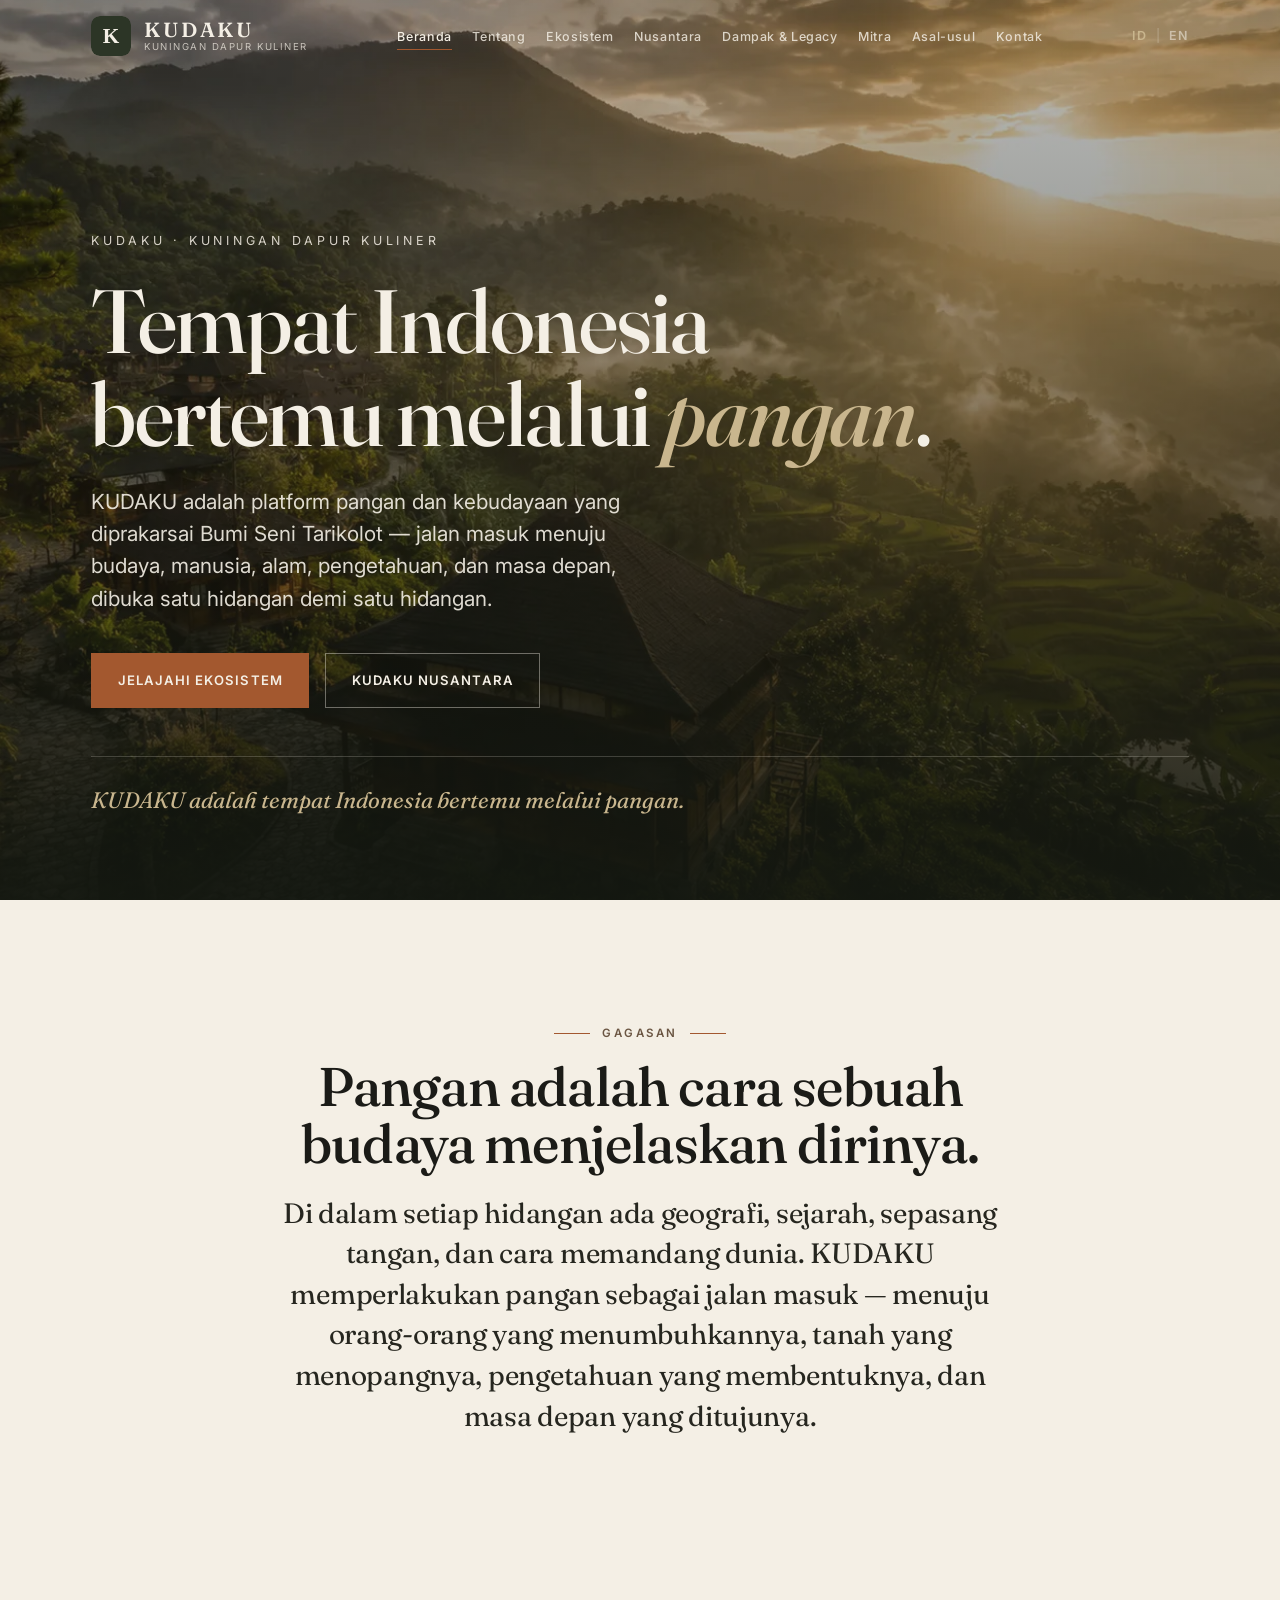
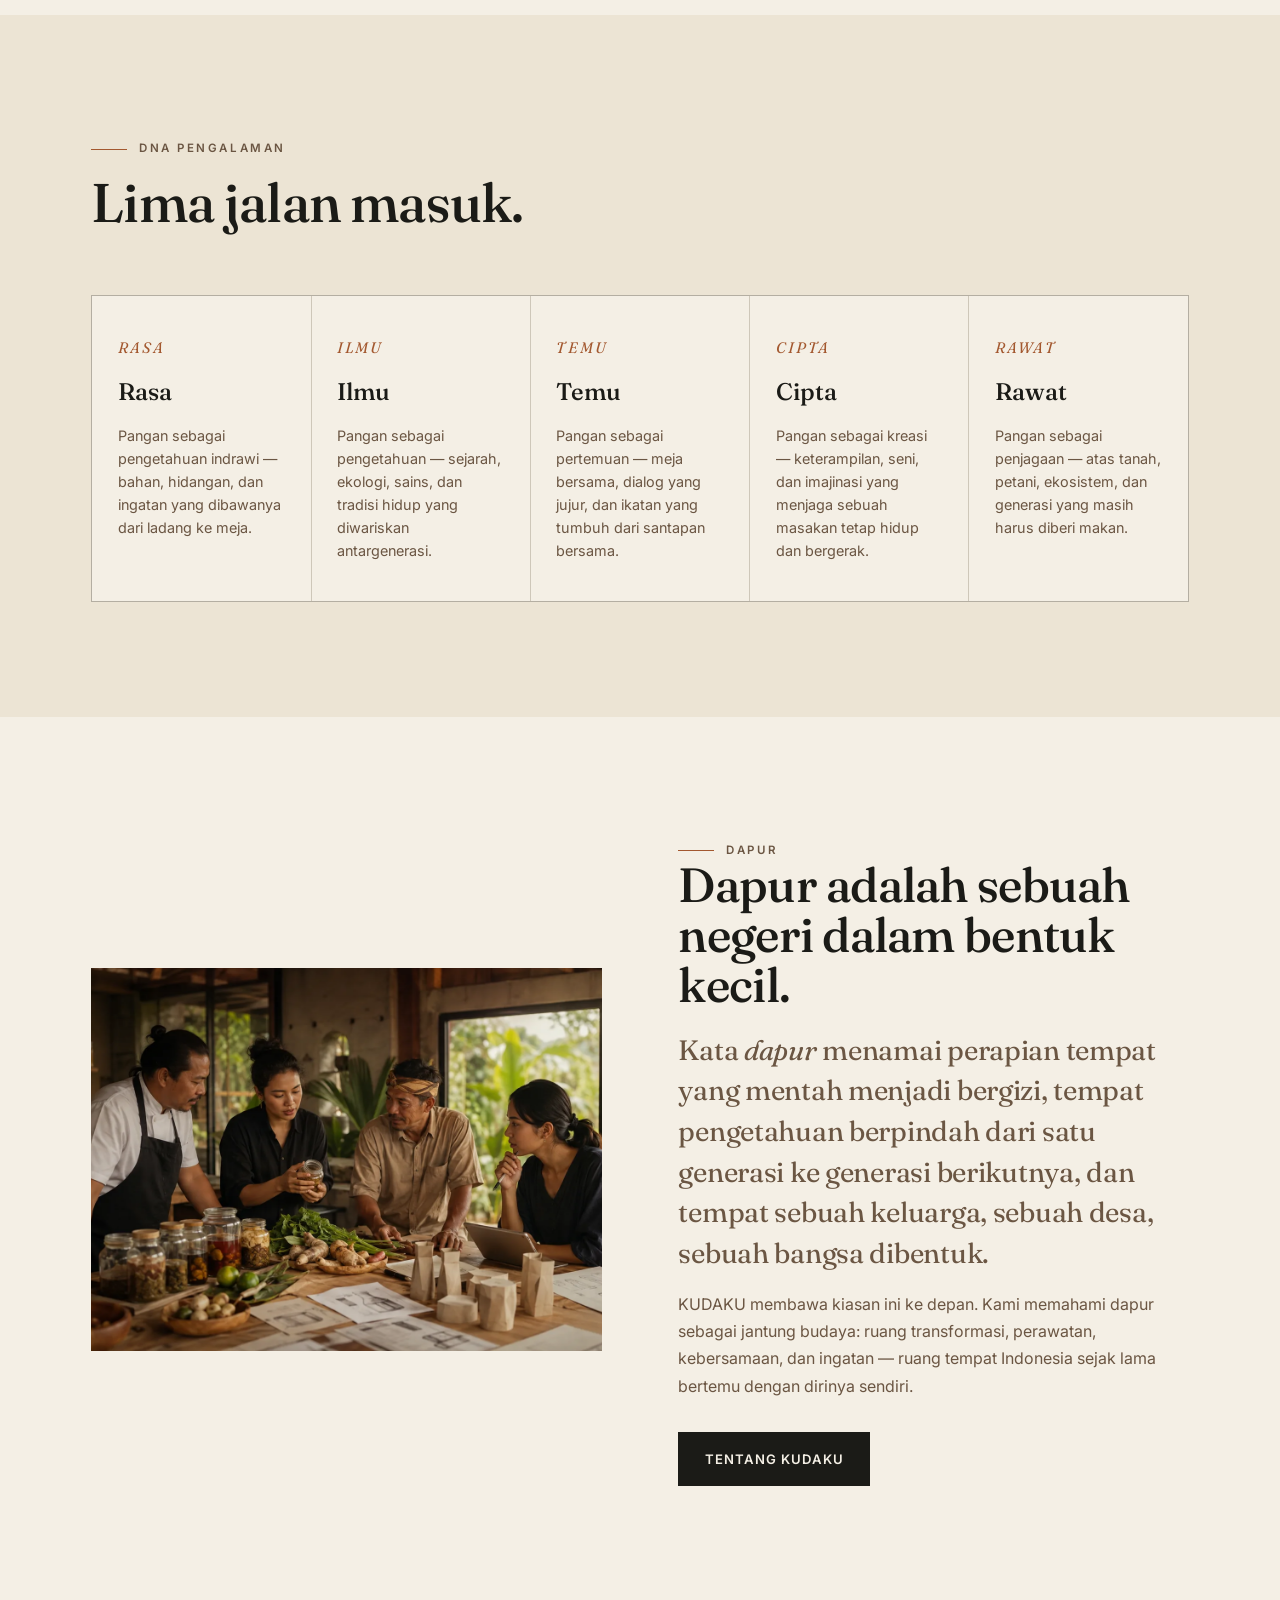
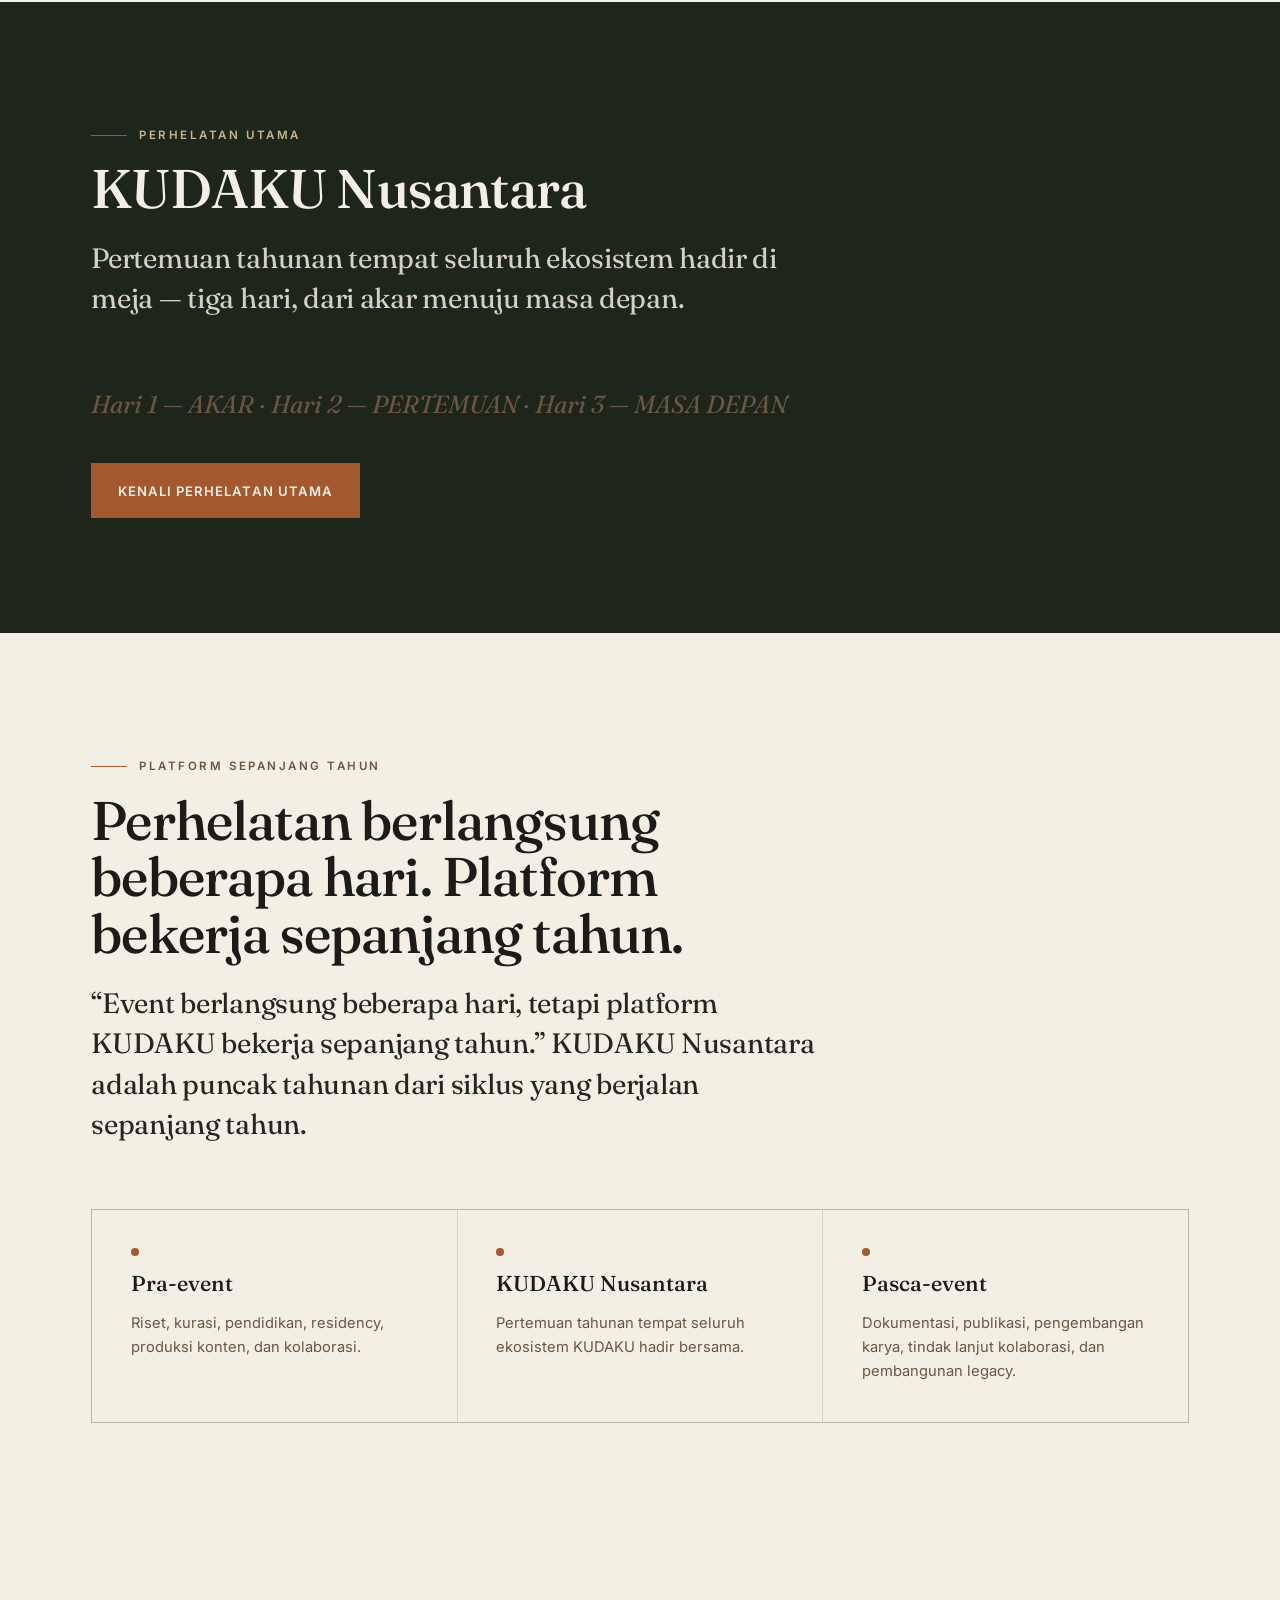
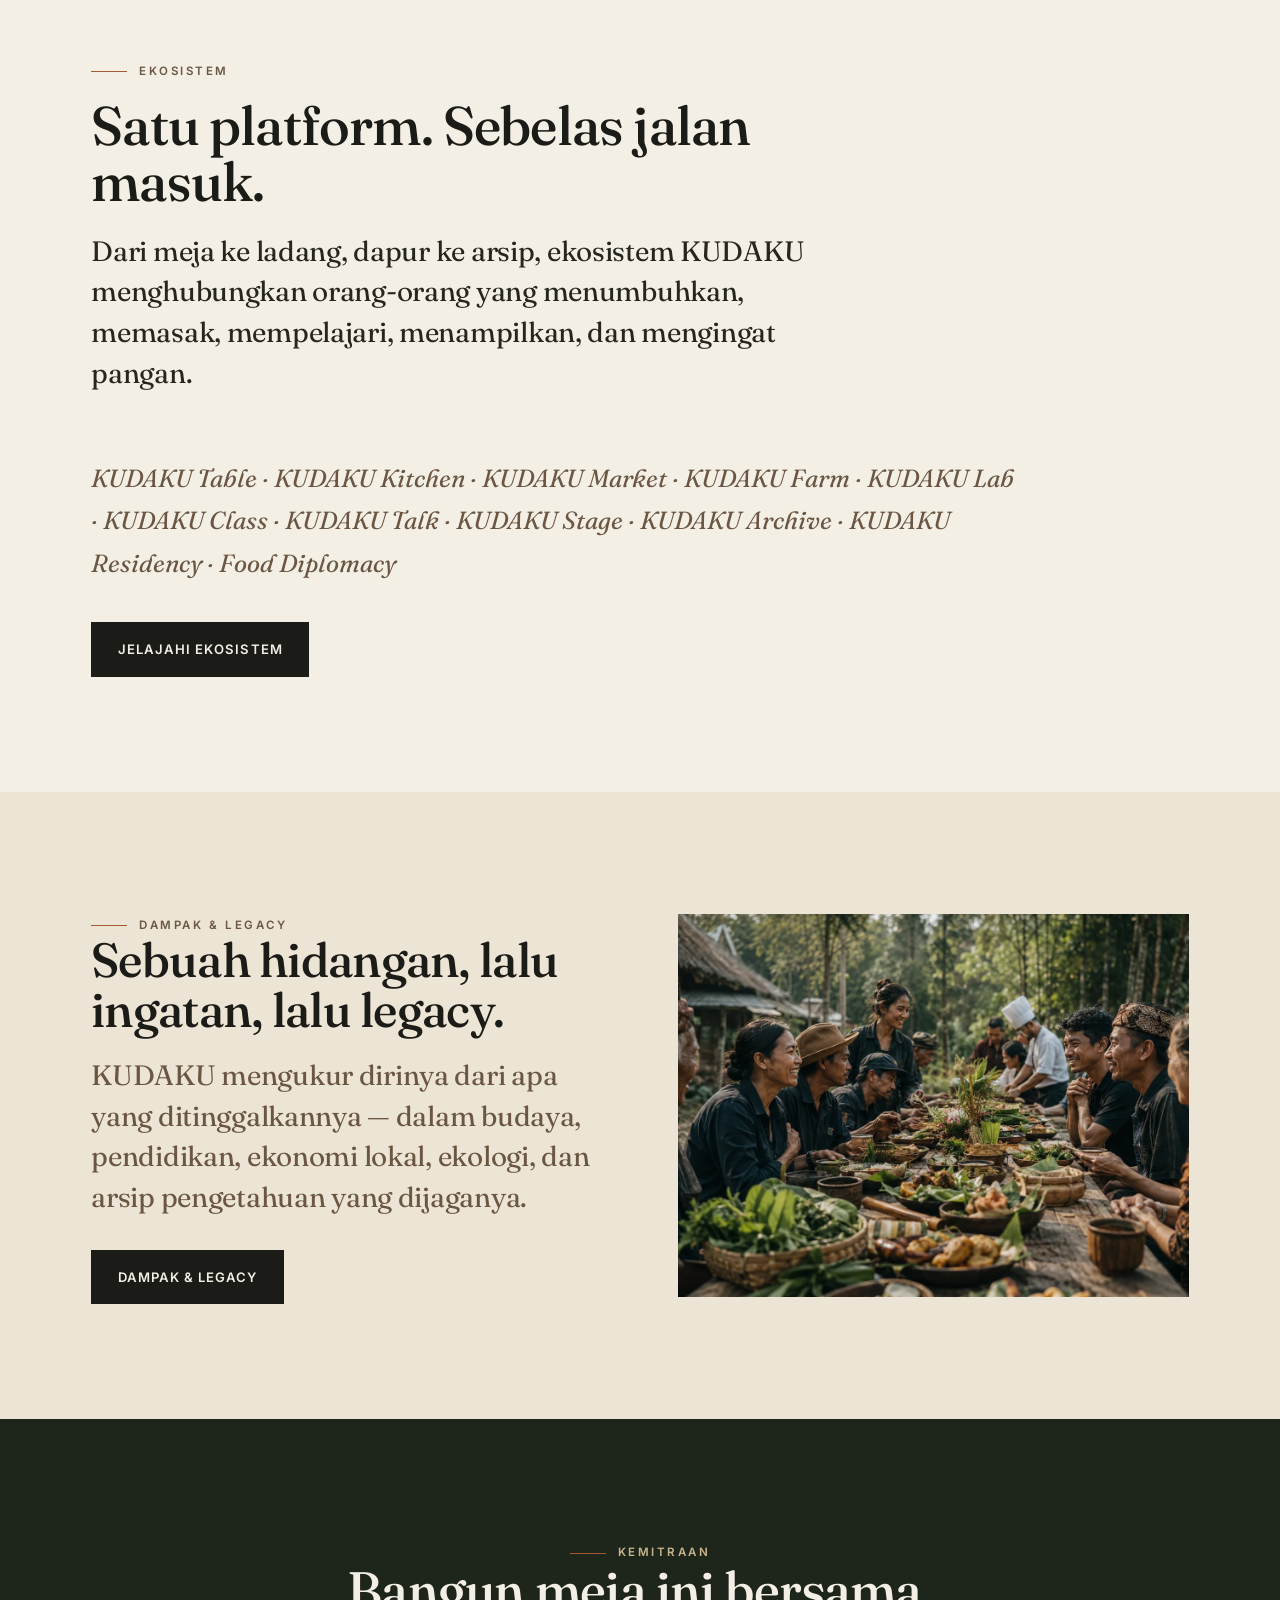
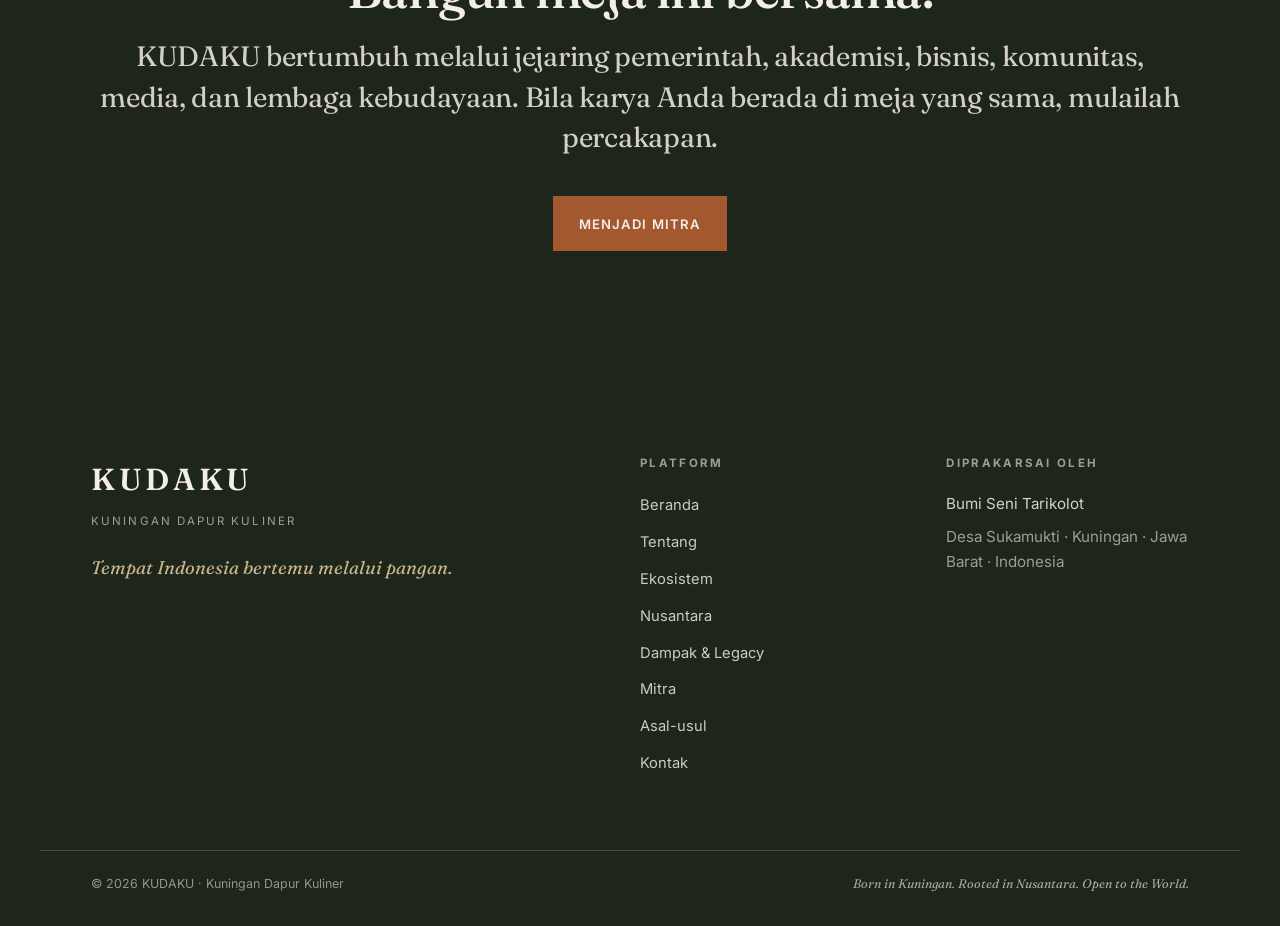
<file: index.html>
<!doctype html>
<html lang="en">
<head>
<meta charset="utf-8">
<script>(function(){var d=document.documentElement;d.classList.add("app-loading");var k="kudaku-lang",m=location.search.match(/[?&]lang=(id|en)/),l;try{l=(m&&m[1])||localStorage.getItem(k)||"id";}catch(e){l=(m&&m[1])||"id";}if(l!=="en")l="id";d.lang=l;d.setAttribute("data-lang",l);window.setTimeout(function(){d.classList.remove("app-loading");d.classList.add("app-ready");},1500);})();</script>
<meta name="viewport" content="width=device-width, initial-scale=1">
<title>KUDAKU — Kuningan Dapur Kuliner · A Cultural Food Platform</title>
<meta name="description" content="KUDAKU is a cultural food platform initiated by Bumi Seni Tarikolot. Born in Kuningan, rooted in Nusantara, open to the world — where Indonesia meets through food.">
<link rel="icon" type="image/svg+xml" href="assets/img/brand/favicon.svg">
<link rel="preconnect" href="https://fonts.googleapis.com">
<link rel="preconnect" href="https://fonts.gstatic.com" crossorigin>
<link href="https://fonts.googleapis.com/css2?family=Fraunces:ital,opsz,wght@0,9..144,300..700;1,9..144,300..700&family=Inter:wght@400;500;600&display=swap" rel="stylesheet">
<link rel="stylesheet" href="assets/css/styles.css">
</head>
<body>
<header id="site-header" class="site-header"></header>
<main>

  <!-- Hero -->
  <section class="hero">
    <div class="hero-bg" style="background-image:url('assets/img/kudaku/kudaku-origin.webp')"></div>
    <div class="hero-scrim"></div>
    <div class="hero-inner">
      <p class="hero-eyebrow" data-i18n="heroEyebrow">KUDAKU · Kuningan Dapur Kuliner</p>
      <h1 class="display hero-title" data-i18n="heroTitle">Where Indonesia meets through <em>food</em>.</h1>
      <p class="hero-sub" data-i18n="heroSub">KUDAKU is a cultural food platform initiated by Bumi Seni Tarikolot — a doorway into culture, people, nature, knowledge, and the future, opened one dish at a time.</p>
      <div class="hero-actions">
        <a class="btn btn--clay" href="ecosystem.html" data-i18n="heroCta1">Explore the ecosystem</a>
        <a class="btn btn--ghost" href="nusantara.html" data-i18n="heroCta2">KUDAKU Nusantara</a>
      </div>
      <p class="hero-tagline" data-i18n="heroTagline">KUDAKU adalah tempat Indonesia bertemu melalui pangan.</p>
    </div>
  </section>

  <!-- Idea / doorway -->
  <section class="section section--paper">
    <div class="container">
      <div class="section-head section-head--center" data-reveal>
        <span class="kicker" data-i18n="ideaKicker">The idea</span>
        <h2 class="display" data-i18n="ideaTitle">Food is how a culture explains itself.</h2>
        <p class="lead" data-i18n="ideaLead">Inside every dish is a geography, a history, a set of hands, and a way of seeing the world. KUDAKU treats food as a doorway — into the people who grow it, the land that sustains it, the knowledge that shaped it, and the future it points toward.</p>
      </div>
    </div>
  </section>

  <!-- Experience DNA -->
  <section class="section section--paper2">
    <div class="container">
      <div class="section-head" data-reveal>
        <span class="kicker" data-i18n="dnaKicker">Experience DNA</span>
        <h2 class="display" data-i18n="dnaTitle">Five ways to enter.</h2>
      </div>
      <ol class="dna-list" data-render="dna"></ol>
    </div>
  </section>

  <!-- The dapur -->
  <section class="section section--paper">
    <div class="container split">
      <div class="split-media" data-reveal>
        <img src="assets/img/kudaku/kudaku-lab.webp" alt="The KUDAKU Kitchen — a warm, natural-lit interior where raw ingredients become shared meaning" loading="lazy">
      </div>
      <div class="split-body" data-reveal>
        <span class="kicker" data-i18n="dapurKicker">The dapur</span>
        <h2 class="display" data-i18n="dapurTitle">A kitchen is a country in miniature.</h2>
        <p class="lead" data-i18n="dapurLead">The Indonesian word <em>dapur</em> — kitchen — names the hearth where raw becomes nourishing, where knowledge passes from one generation to the next, and where a family, a village, a nation is made.</p>
        <p data-i18n="dapurText">KUDAKU carries this metaphor forward. We understand the dapur as the heart of culture: a place of transformation, care, gathering, and memory — the room where Indonesia has always met itself.</p>
        <div class="hero-actions" style="margin-top:2rem">
          <a class="btn btn--ink" href="about.html" data-i18n="dapurCta">About KUDAKU</a>
        </div>
      </div>
    </div>
  </section>

  <!-- Flagship -->
  <section class="section section--dark">
    <div class="container">
      <div class="section-head" data-reveal>
        <span class="kicker" style="color:var(--sand)" data-i18n="flagshipKicker">Flagship</span>
        <h2 class="display" style="color:var(--paper)" data-i18n="flagshipTitle">KUDAKU Nusantara</h2>
        <p class="lead" style="color:rgba(244,239,229,.85)" data-i18n="flagshipLead">The annual gathering where the whole ecosystem comes to the table — three days, from root to future.</p>
      </div>
      <p class="module-roll" data-reveal data-i18n="flagshipRoll">Day 1 — AKAR &middot; Day 2 — PERTEMUAN &middot; Day 3 — MASA DEPAN</p>
      <div class="hero-actions" style="margin-top:2.4rem" data-reveal>
        <a class="btn btn--clay" href="nusantara.html" data-i18n="flagshipCta">Meet the flagship</a>
      </div>
    </div>
  </section>

  <!-- Year-round lifecycle -->
  <section class="section section--paper">
    <div class="container">
      <div class="section-head" data-reveal>
        <span class="kicker" data-i18n="lifecycleKicker">Year-round platform</span>
        <h2 class="display" data-i18n="lifecycleTitle">The event lasts a few days. The platform works all year.</h2>
        <p class="lead" data-i18n="lifecycleLead">"Event berlangsung beberapa hari, tetapi platform KUDAKU bekerja sepanjang tahun." KUDAKU Nusantara is the annual peak of a cycle that runs all year round.</p>
      </div>
      <div class="lifecycle" data-render="lifecycle"></div>
    </div>
  </section>

  <!-- Ecosystem overview -->
  <section class="section section--paper">
    <div class="container">
      <div class="section-head" data-reveal>
        <span class="kicker" data-i18n="ecoKicker">Ecosystem</span>
        <h2 class="display" data-i18n="ecoTitle">One platform. Eleven ways in.</h2>
        <p class="lead" data-i18n="ecoLead">From table to farm, kitchen to archive, the KUDAKU ecosystem connects the people who grow, cook, study, perform, and remember food.</p>
      </div>
      <p class="module-roll" data-reveal data-i18n="ecoRoll">KUDAKU Table · KUDAKU Kitchen · KUDAKU Market · KUDAKU Farm · KUDAKU Lab · KUDAKU Class · KUDAKU Talk · KUDAKU Stage · KUDAKU Archive · KUDAKU Residency · Food Diplomacy</p>
      <div class="hero-actions" style="margin-top:2.4rem" data-reveal>
        <a class="btn btn--ink" href="ecosystem.html" data-i18n="ecoCta">Explore the ecosystem</a>
      </div>
    </div>
  </section>

  <!-- Impact teaser -->
  <section class="section section--paper2">
    <div class="container split">
      <div class="split-body" data-reveal>
        <span class="kicker" data-i18n="impactKicker">Impact &amp; legacy</span>
        <h2 class="display" data-i18n="impactTitle">A meal, then a memory, then a legacy.</h2>
        <p class="lead" data-i18n="impactLead">KUDAKU measures itself by what it leaves behind — in culture, education, local economy, ecology, and the archive of knowledge it keeps.</p>
        <div class="hero-actions" style="margin-top:2rem">
          <a class="btn btn--ink" href="impact.html" data-i18n="impactCta">Impact &amp; legacy</a>
        </div>
      </div>
      <div class="split-media" data-reveal>
        <img src="assets/img/kudaku/kudaku-table.webp" alt="A long communal table — the shared table where KUDAKU gathers people around food" loading="lazy">
      </div>
    </div>
  </section>

  <!-- Partnership CTA -->
  <section class="section cta-band">
    <div class="container">
      <span class="kicker" style="color:var(--sand); justify-content:center" data-reveal data-i18n="partnerKicker">Partnership</span>
      <h2 class="display" data-reveal data-i18n="partnerTitle">Build the table together.</h2>
      <p class="lead" data-reveal data-i18n="partnerLead">KUDAKU grows through a network of government, academia, business, community, media, and cultural institutions. If your work shares this table, begin the conversation.</p>
      <div class="hero-actions" data-reveal>
        <a class="btn btn--clay" href="partners.html" data-i18n="partnerCta">Become a partner</a>
      </div>
    </div>
  </section>

</main>
<footer id="site-footer" class="site-footer"></footer>
<script src="assets/js/content.js"></script>
<script src="assets/js/app.js"></script>
</body>
</html>
</file>
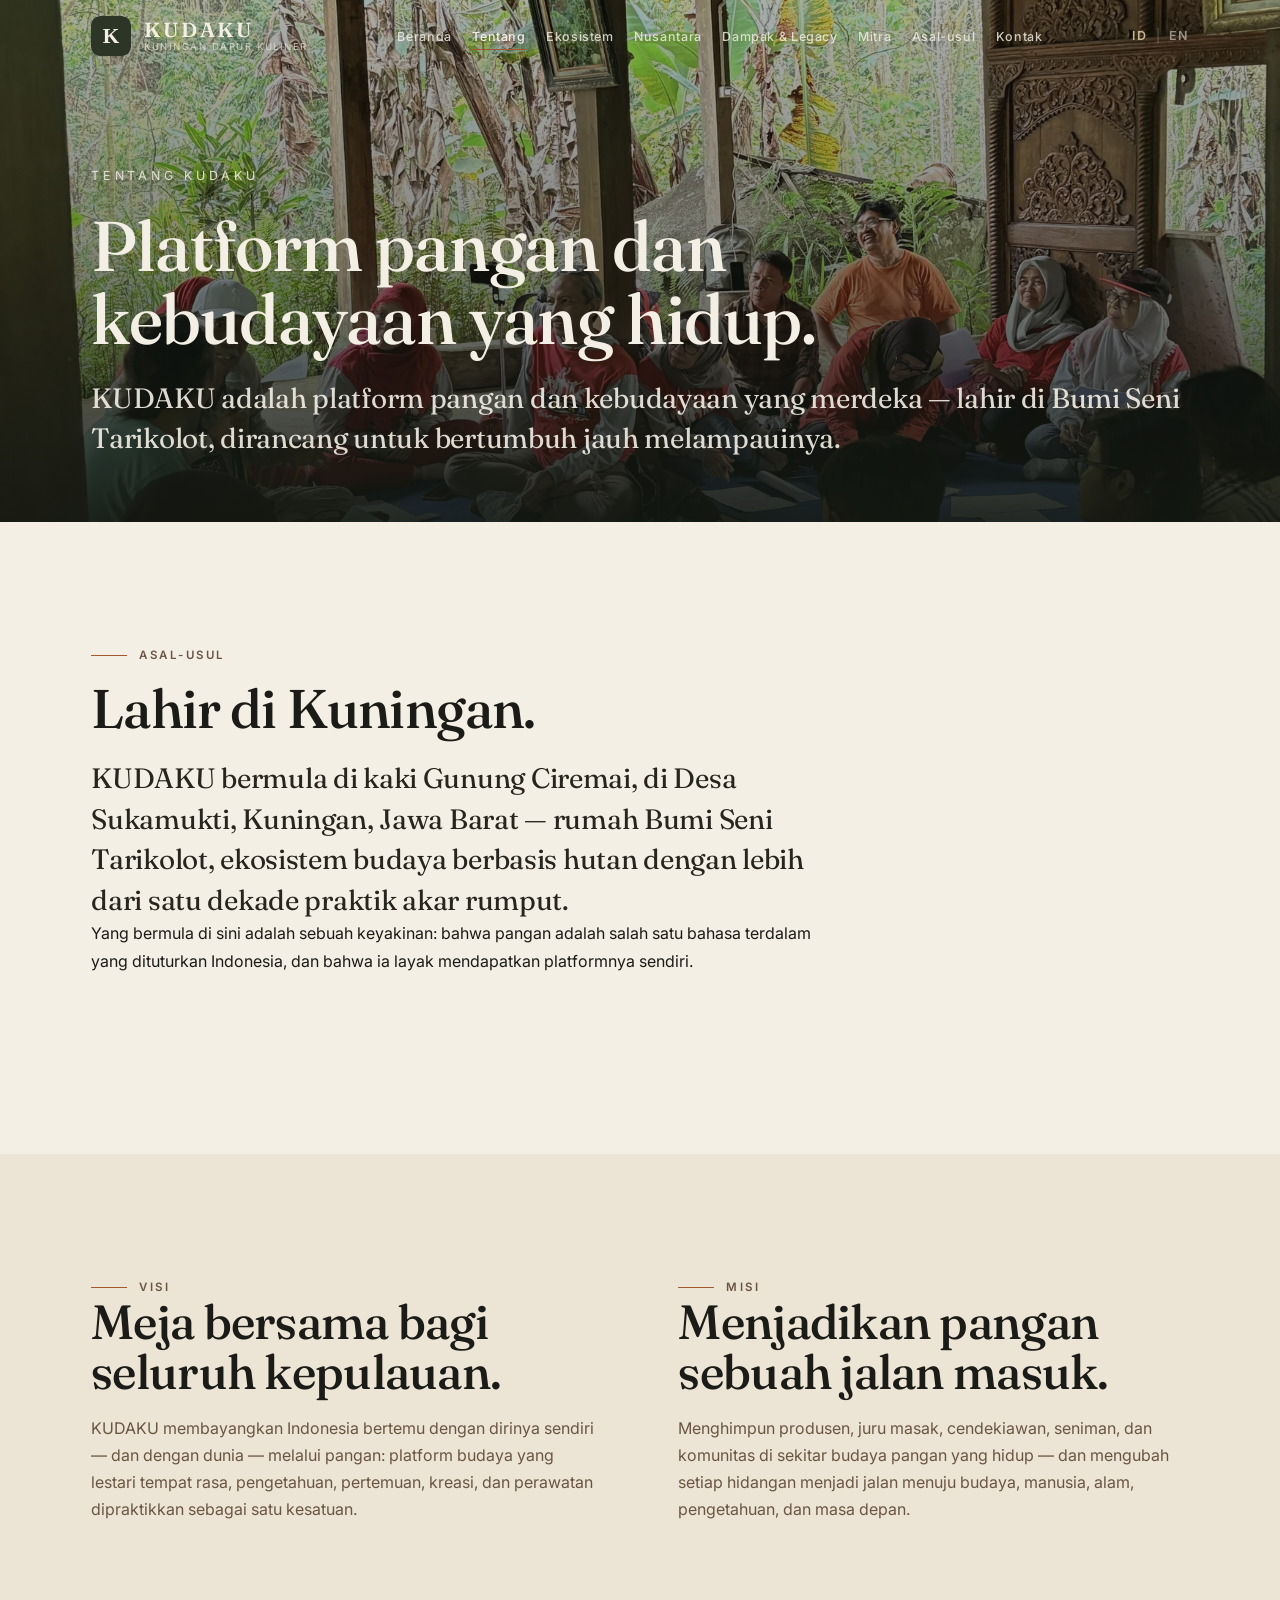
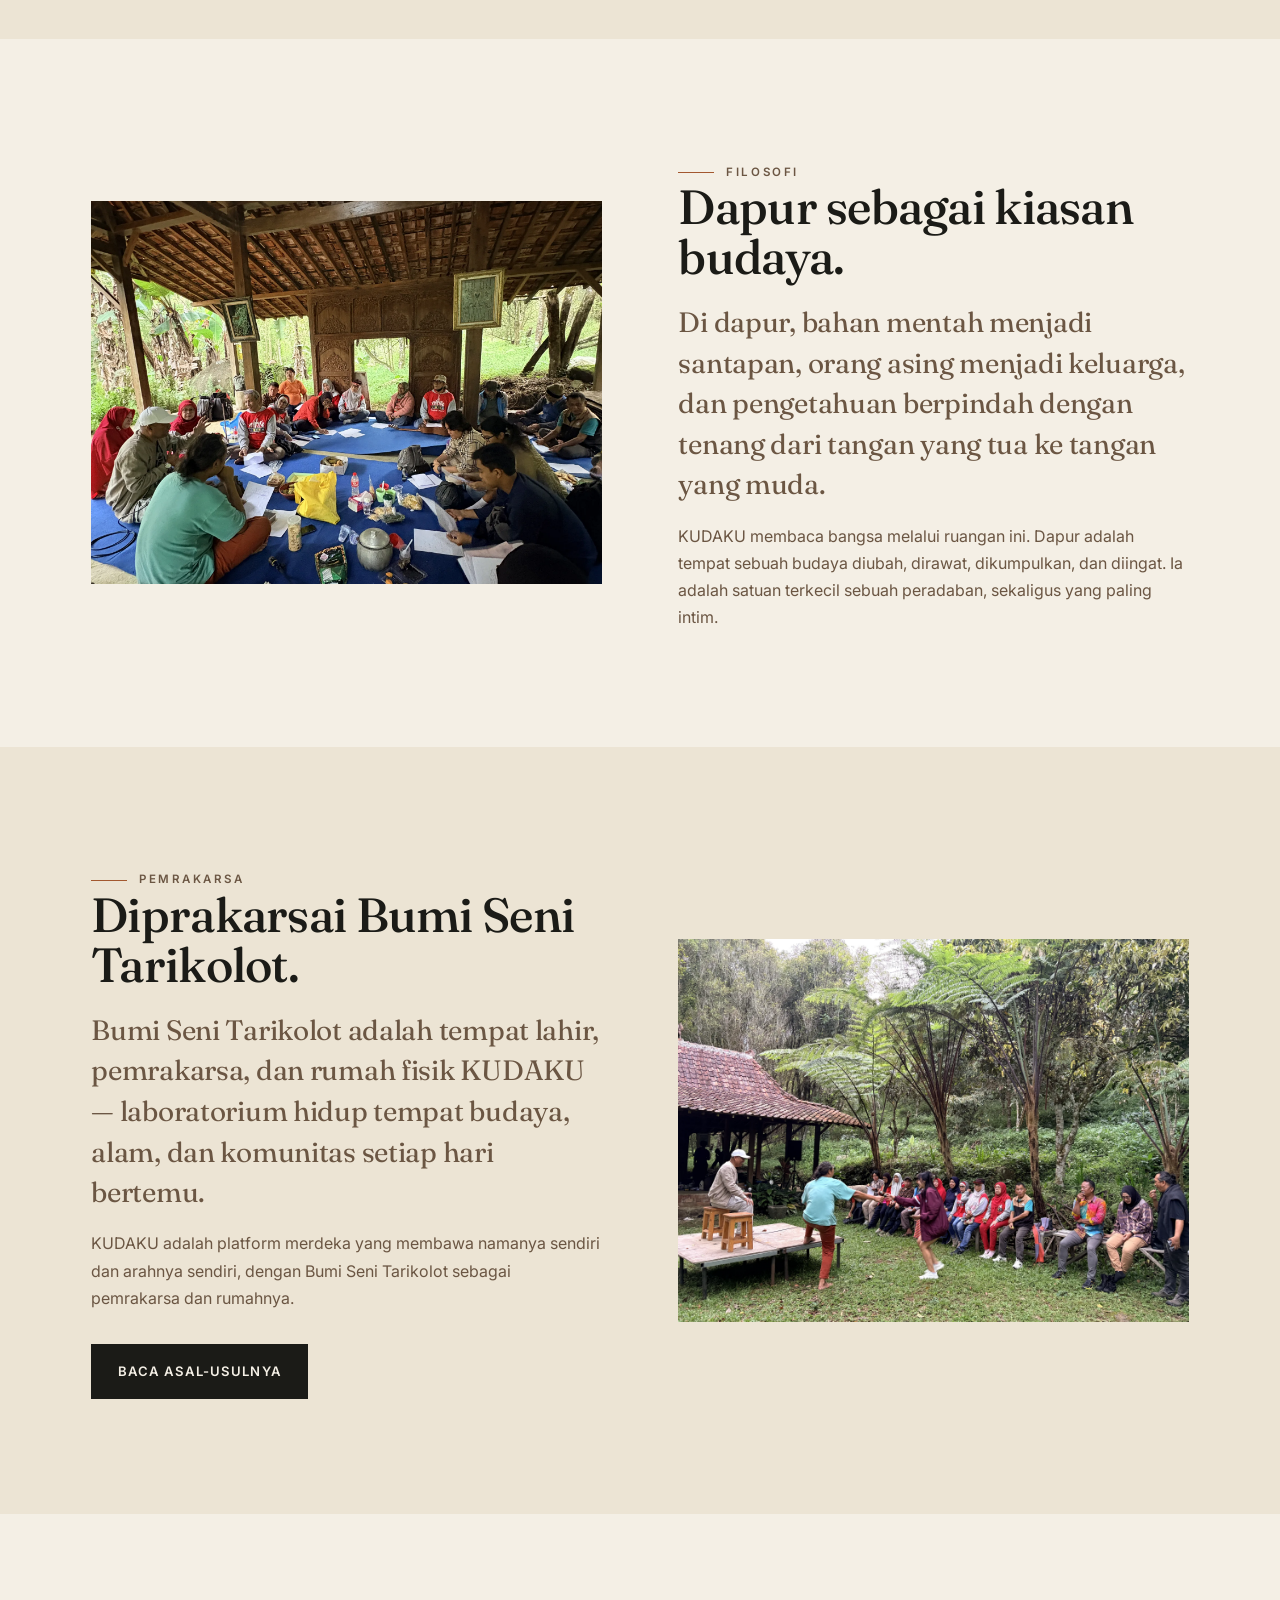
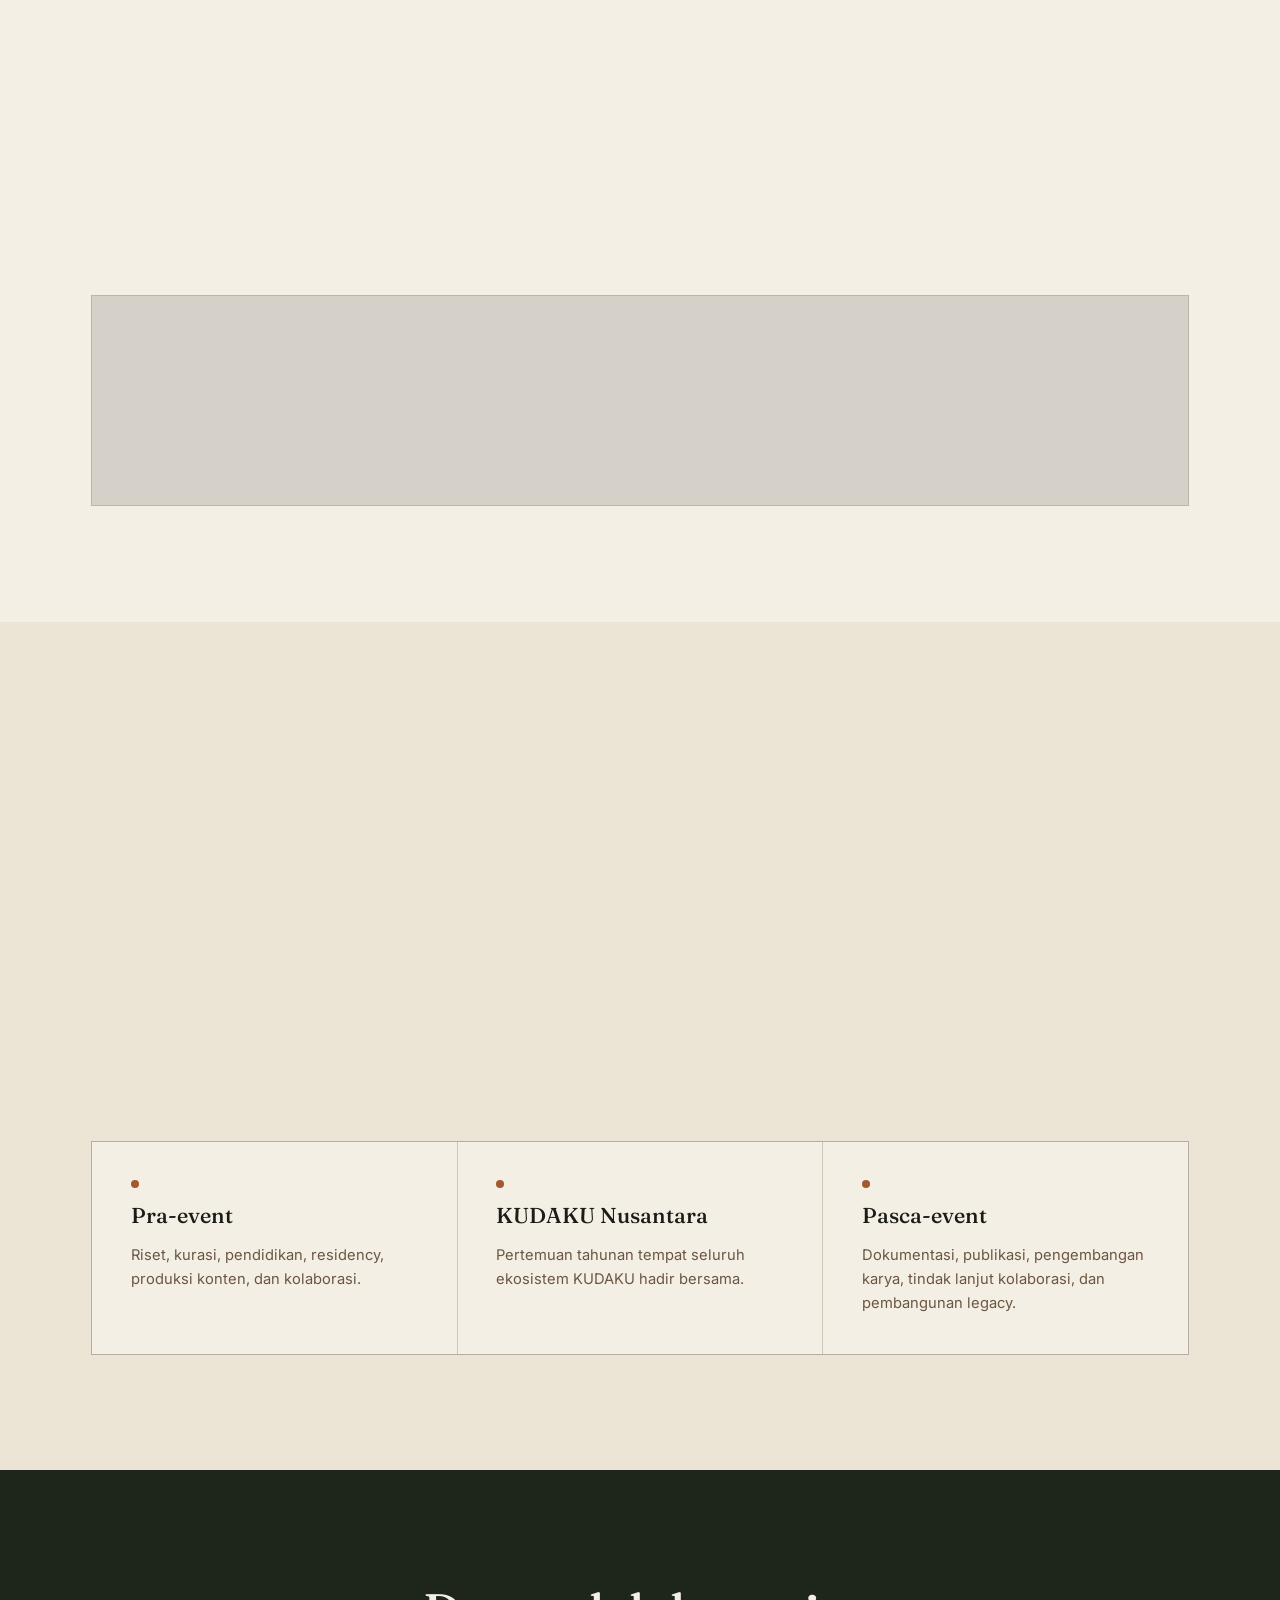
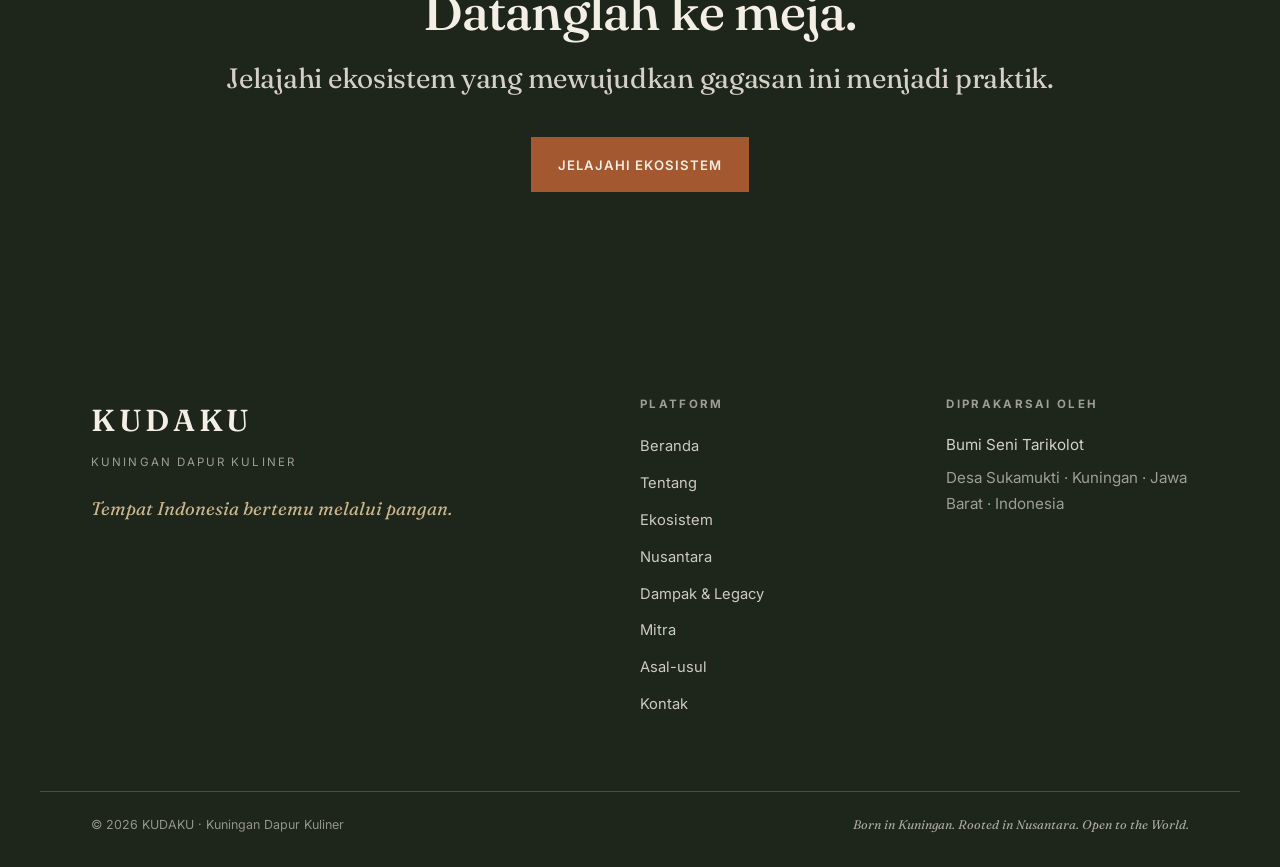
<file: about.html>
<!doctype html>
<html lang="en">
<head>
<meta charset="utf-8">
<script>(function(){var d=document.documentElement;d.classList.add("app-loading");var k="kudaku-lang",m=location.search.match(/[?&]lang=(id|en)/),l;try{l=(m&&m[1])||localStorage.getItem(k)||"id";}catch(e){l=(m&&m[1])||"id";}if(l!=="en")l="id";d.lang=l;d.setAttribute("data-lang",l);window.setTimeout(function(){d.classList.remove("app-loading");d.classList.add("app-ready");},1500);})();</script>
<meta name="viewport" content="width=device-width, initial-scale=1">
<title>About — KUDAKU · Kuningan Dapur Kuliner</title>
<meta name="description" content="KUDAKU is a cultural food platform born at Bumi Seni Tarikolot in Kuningan, growing from Kuningan to Jawa Barat, Nusantara, and the world.">
<link rel="icon" type="image/svg+xml" href="assets/img/brand/favicon.svg">
<link rel="preconnect" href="https://fonts.googleapis.com">
<link rel="preconnect" href="https://fonts.gstatic.com" crossorigin>
<link href="https://fonts.googleapis.com/css2?family=Fraunces:ital,opsz,wght@0,9..144,300..700;1,9..144,300..700&family=Inter:wght@400;500;600&display=swap" rel="stylesheet">
<link rel="stylesheet" href="assets/css/styles.css">
</head>
<body>
<header id="site-header" class="site-header"></header>
<main>

  <section class="page-hero">
    <div class="page-hero-bg" style="background-image:url('assets/img/bst/bst-community-workshop-inside-forest-pavilion.webp')"></div>
    <div class="page-hero-scrim"></div>
    <div class="page-hero-inner">
      <p class="hero-eyebrow" data-i18n="heroEyebrow">About KUDAKU</p>
      <h1 class="display" data-i18n="heroTitle">A living cultural food platform.</h1>
      <p class="lead" data-i18n="heroLead">KUDAKU is an independent cultural food platform — born at Bumi Seni Tarikolot, designed to grow far beyond it.</p>
    </div>
  </section>

  <!-- Origin -->
  <section class="section section--paper">
    <div class="container">
      <div class="section-head" data-reveal>
        <span class="kicker" data-i18n="originKicker">Origin</span>
        <h2 class="display" data-i18n="originTitle">Born in Kuningan.</h2>
        <p class="lead" data-i18n="originLead">KUDAKU begins at the foot of Mount Ciremai, in Desa Sukamukti, Kuningan, Jawa Barat — home of Bumi Seni Tarikolot, a forest-based cultural ecosystem with over a decade of grassroots practice.</p>
        <p data-i18n="originText">What starts here is a conviction: that food is one of the deepest languages Indonesia speaks, and that it deserves a platform of its own.</p>
      </div>
    </div>
  </section>

  <!-- Vision / Mission -->
  <section class="section section--paper2">
    <div class="container">
      <div class="split">
        <div class="split-body" data-reveal>
          <span class="kicker" data-i18n="visionKicker">Vision</span>
          <h2 class="display" data-i18n="visionTitle">A shared table for the whole archipelago.</h2>
          <p data-i18n="visionText">KUDAKU envisions Indonesia meeting itself — and the world — through food: a durable cultural platform where taste, knowledge, encounter, creation, and care are practiced as one.</p>
        </div>
        <div class="split-body" data-reveal>
          <span class="kicker" data-i18n="missionKicker">Mission</span>
          <h2 class="display" data-i18n="missionTitle">Make food a doorway.</h2>
          <p data-i18n="missionText">To gather producers, cooks, scholars, artists, and communities around living food culture — and to turn every dish into a pathway into culture, people, nature, knowledge, and the future.</p>
        </div>
      </div>
    </div>
  </section>

  <!-- Philosophy of dapur -->
  <section class="section section--paper">
    <div class="container split">
      <div class="split-media" data-reveal>
        <img src="assets/img/bst/bst-workshop-circle-wide-pavilion.webp" alt="A workshop circle in a pavilion" loading="lazy">
      </div>
      <div class="split-body" data-reveal>
        <span class="kicker" data-i18n="philosophyKicker">Philosophy</span>
        <h2 class="display" data-i18n="philosophyTitle">The dapur as cultural metaphor.</h2>
        <p class="lead" data-i18n="philosophyLead">In the dapur — the kitchen — raw ingredients become nourishment, strangers become family, and knowledge moves quietly from elder hands to younger ones.</p>
        <p data-i18n="philosophyText">KUDAKU reads the nation through this room. The dapur is where a culture is transformed, cared for, gathered, and remembered. It is the smallest unit of a civilization, and the most intimate.</p>
      </div>
    </div>
  </section>

  <!-- Relationship to BST -->
  <section class="section section--paper2">
    <div class="container split split--reverse">
      <div class="split-media" data-reveal>
        <img src="assets/img/bst/bst-outdoor-community-dialogue-wide.webp" alt="An outdoor community dialogue at Bumi Seni Tarikolot" loading="lazy">
      </div>
      <div class="split-body" data-reveal>
        <span class="kicker" data-i18n="initiatorKicker">Initiator</span>
        <h2 class="display" data-i18n="initiatorTitle">Initiated by Bumi Seni Tarikolot.</h2>
        <p class="lead" data-i18n="initiatorLead">Bumi Seni Tarikolot is KUDAKU's birthplace, initiator, and physical home — a living laboratory where culture, nature, and community already meet every day.</p>
        <p data-i18n="initiatorText">KUDAKU is an independent platform that carries its own name and its own trajectory, with Bumi Seni Tarikolot as its initiator and home.</p>
        <div class="hero-actions" style="margin-top:2rem">
          <a class="btn btn--ink" href="origin.html" data-i18n="initiatorCta">Read the origin</a>
        </div>
      </div>
    </div>
  </section>

  <!-- Growth vision -->
  <section class="section section--paper">
    <div class="container">
      <div class="section-head" data-reveal>
        <span class="kicker" data-i18n="growthKicker">Growth vision</span>
        <h2 class="display" data-i18n="growthTitle">From one kitchen to the world.</h2>
        <p class="lead" data-i18n="growthLead">KUDAKU grows in stages — each step widening the table without leaving the last one behind.</p>
      </div>
      <ol class="growth-path" data-render="growth"></ol>
    </div>
  </section>

  <!-- Year-round lifecycle -->
  <section class="section section--paper2">
    <div class="container">
      <div class="section-head" data-reveal>
        <span class="kicker" data-i18n="lifecycleKicker">Year-round platform</span>
        <h2 class="display" data-i18n="lifecycleTitle">KUDAKU works throughout the year.</h2>
        <p class="lead" data-i18n="lifecycleLead">"Event berlangsung beberapa hari, tetapi platform KUDAKU bekerja sepanjang tahun." The flagship event marks one moment in a continuous cycle of work.</p>
      </div>
      <div class="lifecycle" data-render="lifecycle"></div>
    </div>
  </section>

  <!-- CTA -->
  <section class="section cta-band">
    <div class="container">
      <h2 class="display" data-reveal data-i18n="ctaTitle">Come to the table.</h2>
      <p class="lead" data-reveal data-i18n="ctaLead">Explore the ecosystem that turns this idea into practice.</p>
      <div class="hero-actions" data-reveal>
        <a class="btn btn--clay" href="ecosystem.html" data-i18n="ctaBtn">Explore the ecosystem</a>
      </div>
    </div>
  </section>

</main>
<footer id="site-footer" class="site-footer"></footer>
<script src="assets/js/content.js"></script>
<script src="assets/js/app.js"></script>
</body>
</html>
</file>
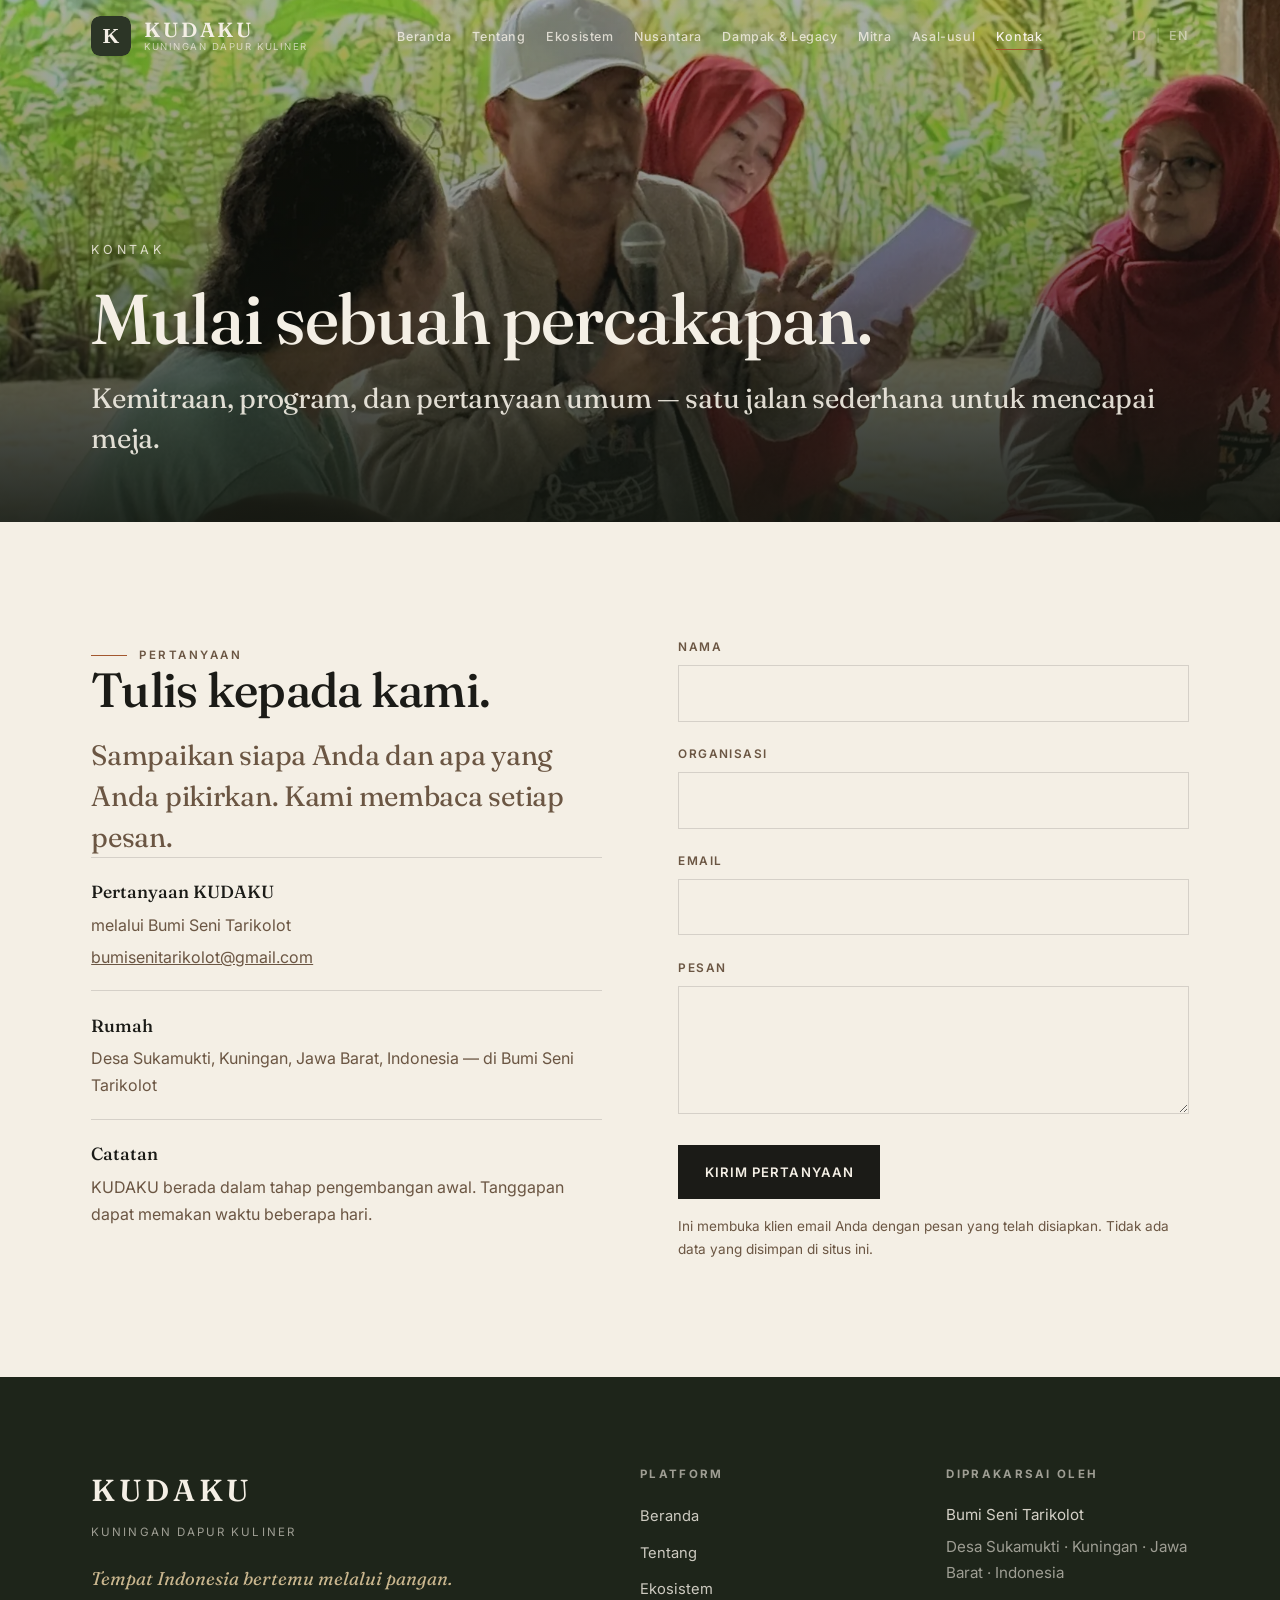
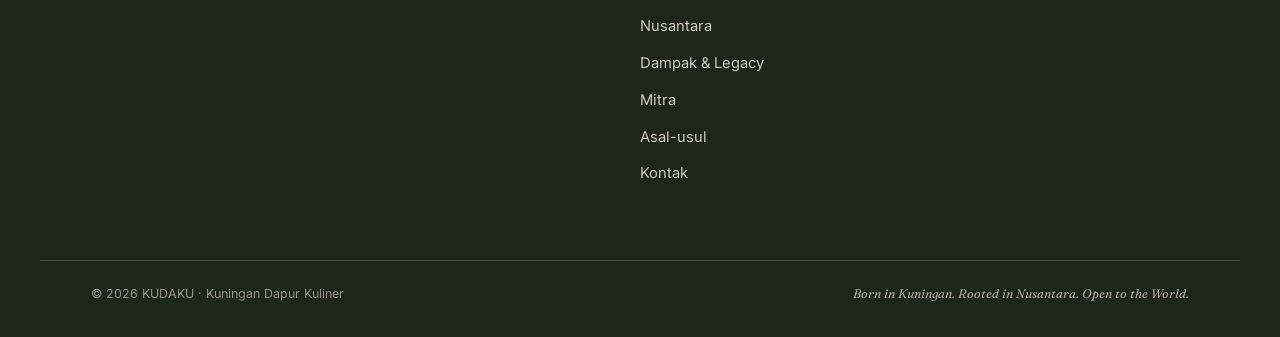
<file: contact.html>
<!doctype html>
<html lang="en">
<head>
<meta charset="utf-8">
<script>(function(){var d=document.documentElement;d.classList.add("app-loading");var k="kudaku-lang",m=location.search.match(/[?&]lang=(id|en)/),l;try{l=(m&&m[1])||localStorage.getItem(k)||"id";}catch(e){l=(m&&m[1])||"id";}if(l!=="en")l="id";d.lang=l;d.setAttribute("data-lang",l);window.setTimeout(function(){d.classList.remove("app-loading");d.classList.add("app-ready");},1500);})();</script>
<meta name="viewport" content="width=device-width, initial-scale=1">
<title>Contact — KUDAKU · Kuningan Dapur Kuliner</title>
<meta name="description" content="Contact KUDAKU for partnership and general inquiries.">
<link rel="icon" type="image/svg+xml" href="assets/img/brand/favicon.svg">
<link rel="preconnect" href="https://fonts.googleapis.com">
<link rel="preconnect" href="https://fonts.gstatic.com" crossorigin>
<link href="https://fonts.googleapis.com/css2?family=Fraunces:ital,opsz,wght@0,9..144,300..700;1,9..144,300..700&family=Inter:wght@400;500;600&display=swap" rel="stylesheet">
<link rel="stylesheet" href="assets/css/styles.css">
</head>
<body>
<header id="site-header" class="site-header"></header>
<main>

  <section class="page-hero">
    <div class="page-hero-bg" style="background-image:url('assets/img/bst/bst-community-workshop-small-group-discussion.webp')"></div>
    <div class="page-hero-scrim"></div>
    <div class="page-hero-inner">
      <p class="hero-eyebrow" data-i18n="heroEyebrow">Contact</p>
      <h1 class="display" data-i18n="heroTitle">Start a conversation.</h1>
      <p class="lead" data-i18n="heroLead">Partnership, programs, and general inquiries — one simple route to reach the table.</p>
    </div>
  </section>

  <section class="section section--paper">
    <div class="container contact-grid">
      <div class="split-body" data-reveal>
        <span class="kicker" data-i18n="inquiriesKicker">Inquiries</span>
        <h2 class="display" data-i18n="inquiriesTitle">Write to us.</h2>
        <p class="lead" data-i18n="inquiriesLead">Tell us who you are and what you have in mind. We read every message.</p>

        <div class="contact-block">
          <h4 data-i18n="block1Title">KUDAKU inquiries</h4>
          <p data-i18n="block1Sub">via Bumi Seni Tarikolot</p>
          <p><a href="mailto:bumisenitarikolot@gmail.com" style="text-decoration:underline">bumisenitarikolot@gmail.com</a></p>
        </div>
        <div class="contact-block">
          <h4 data-i18n="block2Title">Home</h4>
          <p data-i18n="block2Text">Desa Sukamukti, Kuningan, Jawa Barat, Indonesia — at Bumi Seni Tarikolot</p>
        </div>
        <div class="contact-block">
          <h4 data-i18n="block3Title">Note</h4>
          <p data-i18n="block3Text">KUDAKU is in early development. Responses may take a few days.</p>
        </div>
      </div>

      <form class="contact-form" action="mailto:bumisenitarikolot@gmail.com" method="post" enctype="text/plain" data-reveal>
        <label for="name" data-i18n="formName">Name</label>
        <input type="text" id="name" name="name" required>
        <label for="org" data-i18n="formOrg">Organization</label>
        <input type="text" id="org" name="organization">
        <label for="email" data-i18n="formEmail">Email</label>
        <input type="email" id="email" name="email" required>
        <label for="message" data-i18n="formMessage">Message</label>
        <textarea id="message" name="message" required></textarea>
        <button class="btn btn--ink" type="submit" data-i18n="formSubmit">Send inquiry</button>
        <p class="contact-note" data-i18n="formNote">This opens your email client with the message prepared. No data is stored on this site.</p>
      </form>
    </div>
  </section>

</main>
<footer id="site-footer" class="site-footer"></footer>
<script src="assets/js/content.js"></script>
<script src="assets/js/app.js"></script>
</body>
</html>
</file>
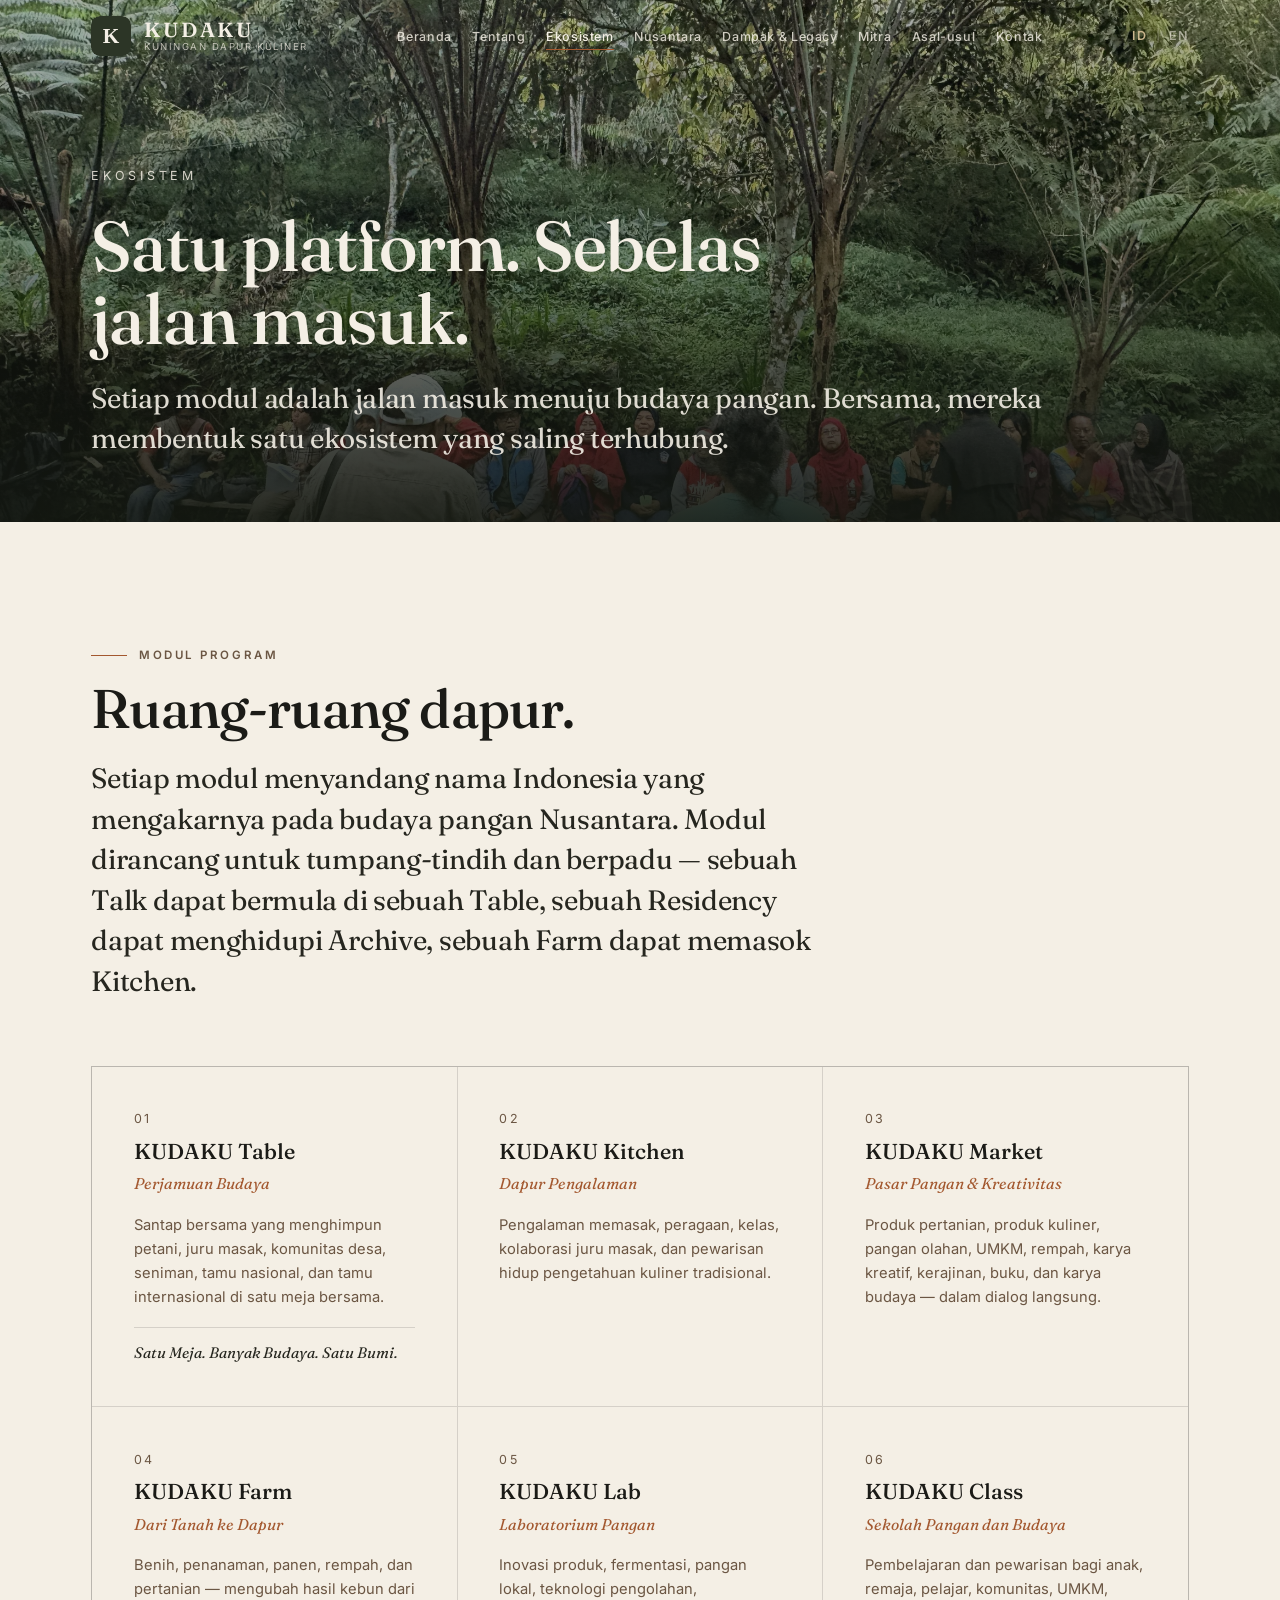
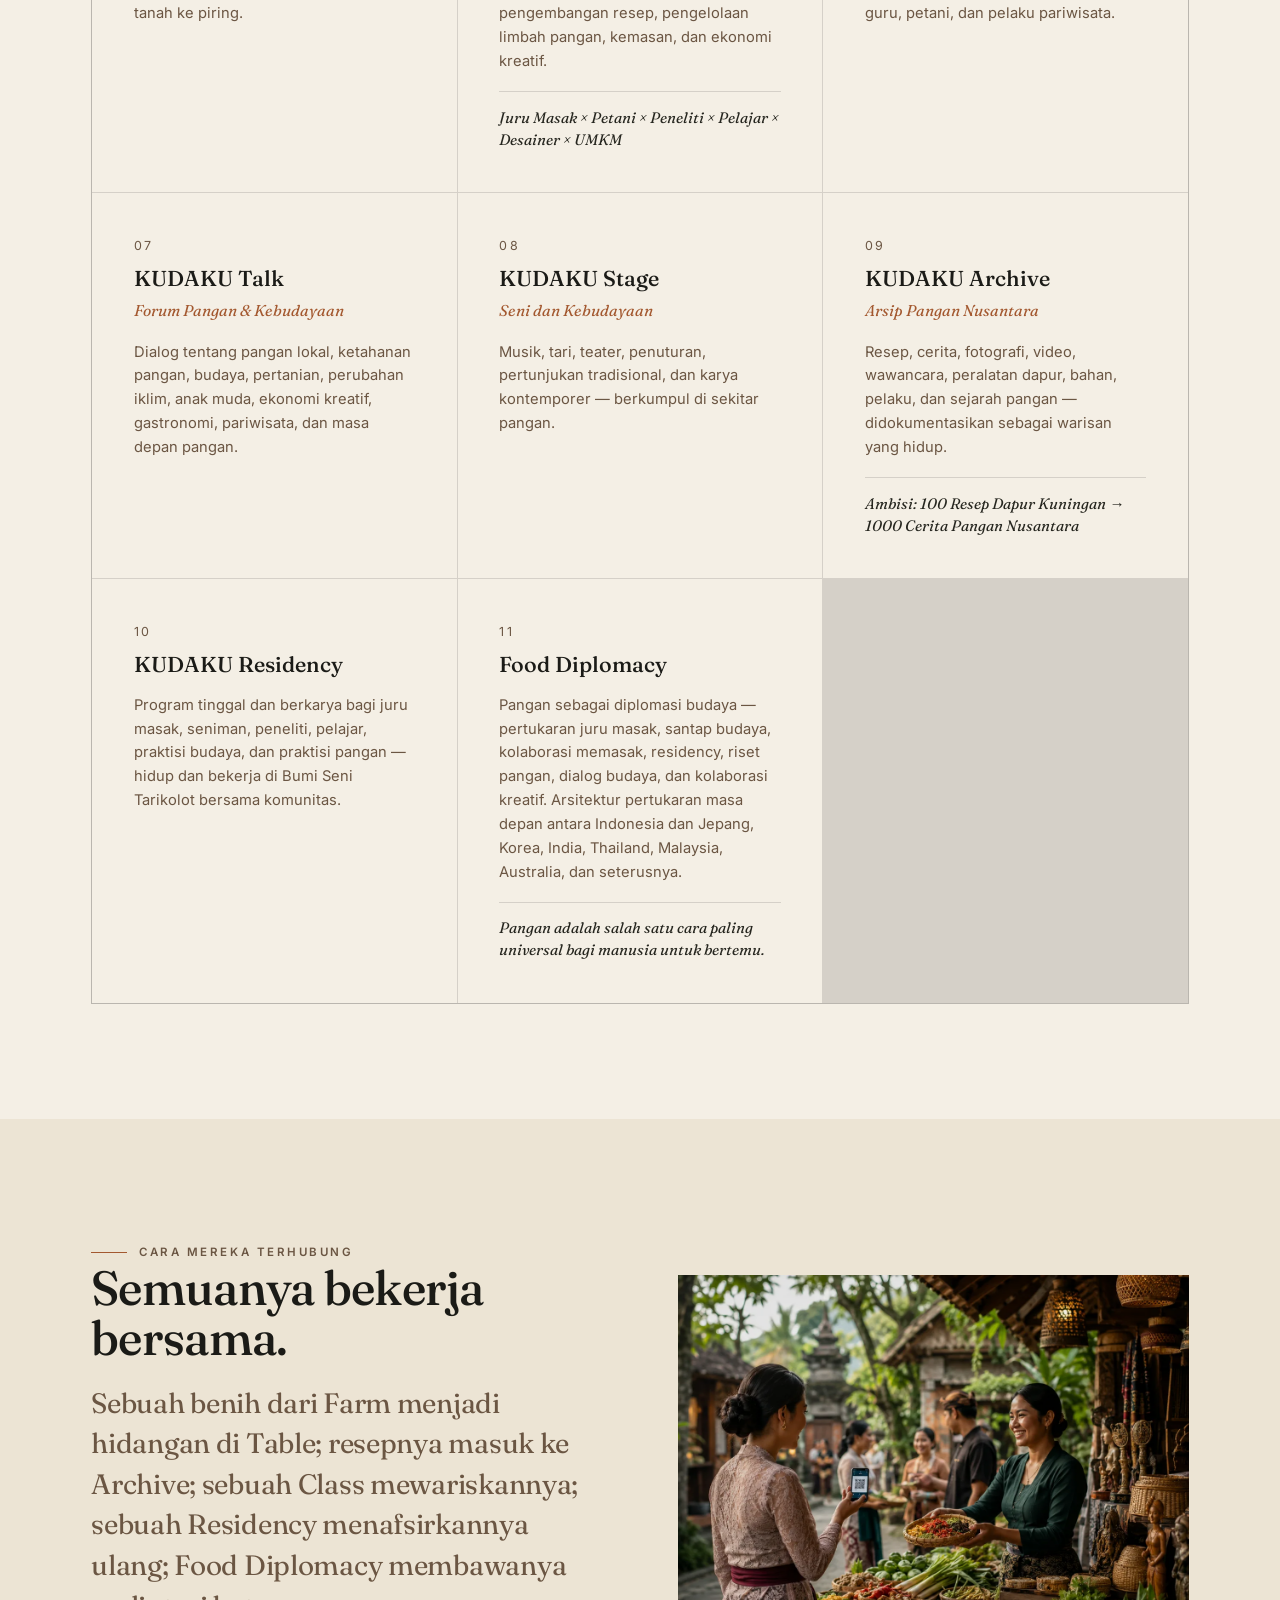
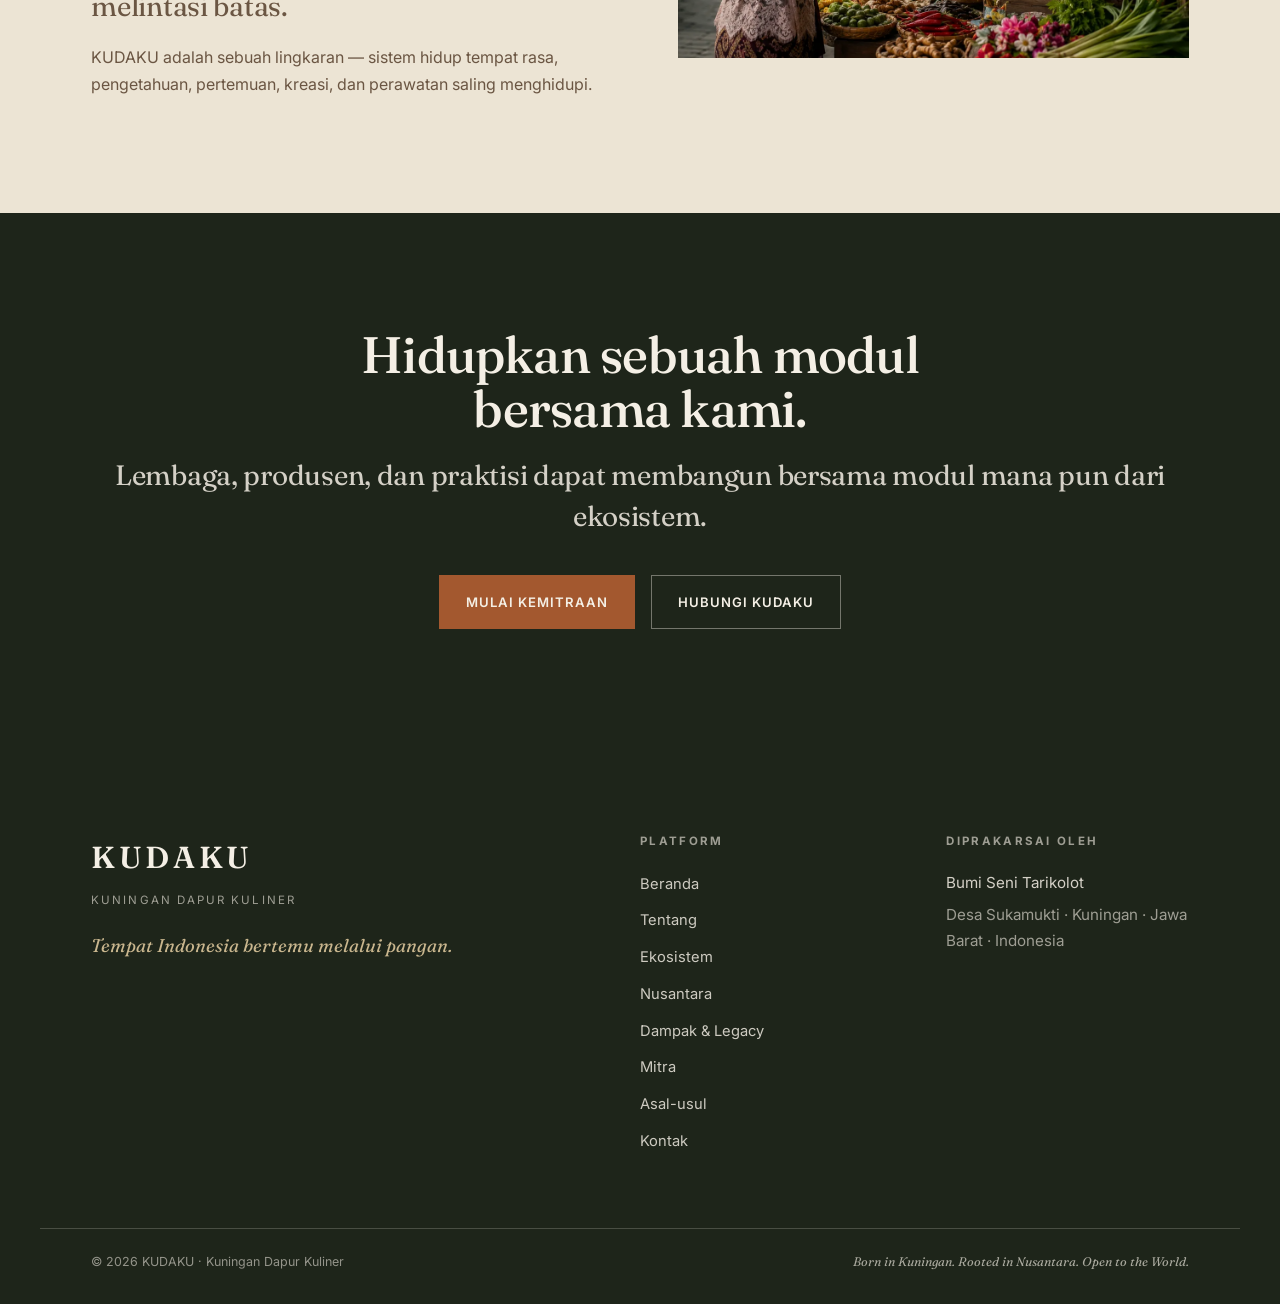
<file: ecosystem.html>
<!doctype html>
<html lang="en">
<head>
<meta charset="utf-8">
<script>(function(){var d=document.documentElement;d.classList.add("app-loading");var k="kudaku-lang",m=location.search.match(/[?&]lang=(id|en)/),l;try{l=(m&&m[1])||localStorage.getItem(k)||"id";}catch(e){l=(m&&m[1])||"id";}if(l!=="en")l="id";d.lang=l;d.setAttribute("data-lang",l);window.setTimeout(function(){d.classList.remove("app-loading");d.classList.add("app-ready");},1500);})();</script>
<meta name="viewport" content="width=device-width, initial-scale=1">
<title>Ecosystem — KUDAKU · Kuningan Dapur Kuliner</title>
<meta name="description" content="The KUDAKU ecosystem: KUDAKU Table, Kitchen, Market, Farm, Lab, Class, Talk, Stage, Archive, Residency, and Food Diplomacy.">
<link rel="icon" type="image/svg+xml" href="assets/img/brand/favicon.svg">
<link rel="preconnect" href="https://fonts.googleapis.com">
<link rel="preconnect" href="https://fonts.gstatic.com" crossorigin>
<link href="https://fonts.googleapis.com/css2?family=Fraunces:ital,opsz,wght@0,9..144,300..700;1,9..144,300..700&family=Inter:wght@400;500;600&display=swap" rel="stylesheet">
<link rel="stylesheet" href="assets/css/styles.css">
</head>
<body>
<header id="site-header" class="site-header"></header>
<main>

  <section class="page-hero">
    <div class="page-hero-bg" style="background-image:url('assets/img/bst/bst-community-circle-among-trees.webp')"></div>
    <div class="page-hero-scrim"></div>
    <div class="page-hero-inner">
      <p class="hero-eyebrow" data-i18n="heroEyebrow">Ecosystem</p>
      <h1 class="display" data-i18n="heroTitle">One platform. Eleven ways in.</h1>
      <p class="lead" data-i18n="heroLead">Each module is a doorway into food culture. Together they form a single, connected ecosystem.</p>
    </div>
  </section>

  <!-- Programs -->
  <section class="section section--paper">
    <div class="container">
      <div class="section-head" data-reveal>
        <span class="kicker" data-i18n="programsKicker">Program modules</span>
        <h2 class="display" data-i18n="programsTitle">The rooms of the dapur.</h2>
        <p class="lead" data-i18n="programsLead">Each module carries an Indonesian name that anchors it in Nusantara food culture. Modules are designed to overlap and combine — a Talk can begin at a Table, a Residency can feed the Archive, a Farm can supply the Kitchen.</p>
      </div>
      <div class="programs-grid" data-render="programs"></div>
    </div>
  </section>

  <!-- How they connect -->
  <section class="section section--paper2">
    <div class="container split">
      <div class="split-body" data-reveal>
        <span class="kicker" data-i18n="connectKicker">How they connect</span>
        <h2 class="display" data-i18n="connectTitle">Nothing here works alone.</h2>
        <p class="lead" data-i18n="connectLead">A seed from the Farm becomes a dish at the Table; the recipe enters the Archive; a Class transmits it; a Residency reimagines it; Food Diplomacy carries it across borders.</p>
        <p data-i18n="connectText">KUDAKU is a loop — a living system where taste, knowledge, encounter, creation, and care keep feeding one another.</p>
      </div>
      <div class="split-media" data-reveal>
        <img src="assets/img/kudaku/kudaku-market.webp" alt="An outdoor market of producers and ingredients in direct dialogue" loading="lazy">
      </div>
    </div>
  </section>

  <!-- CTA -->
  <section class="section cta-band">
    <div class="container">
      <h2 class="display" data-reveal data-i18n="ctaTitle">Bring a module to life with us.</h2>
      <p class="lead" data-reveal data-i18n="ctaLead">Institutions, producers, and practitioners can co-build any module of the ecosystem.</p>
      <div class="hero-actions" data-reveal>
        <a class="btn btn--clay" href="partners.html" data-i18n="ctaBtn1">Start a partnership</a>
        <a class="btn btn--ghost" href="contact.html" data-i18n="ctaBtn2">Contact KUDAKU</a>
      </div>
    </div>
  </section>

</main>
<footer id="site-footer" class="site-footer"></footer>
<script src="assets/js/content.js"></script>
<script src="assets/js/app.js"></script>
</body>
</html>
</file>
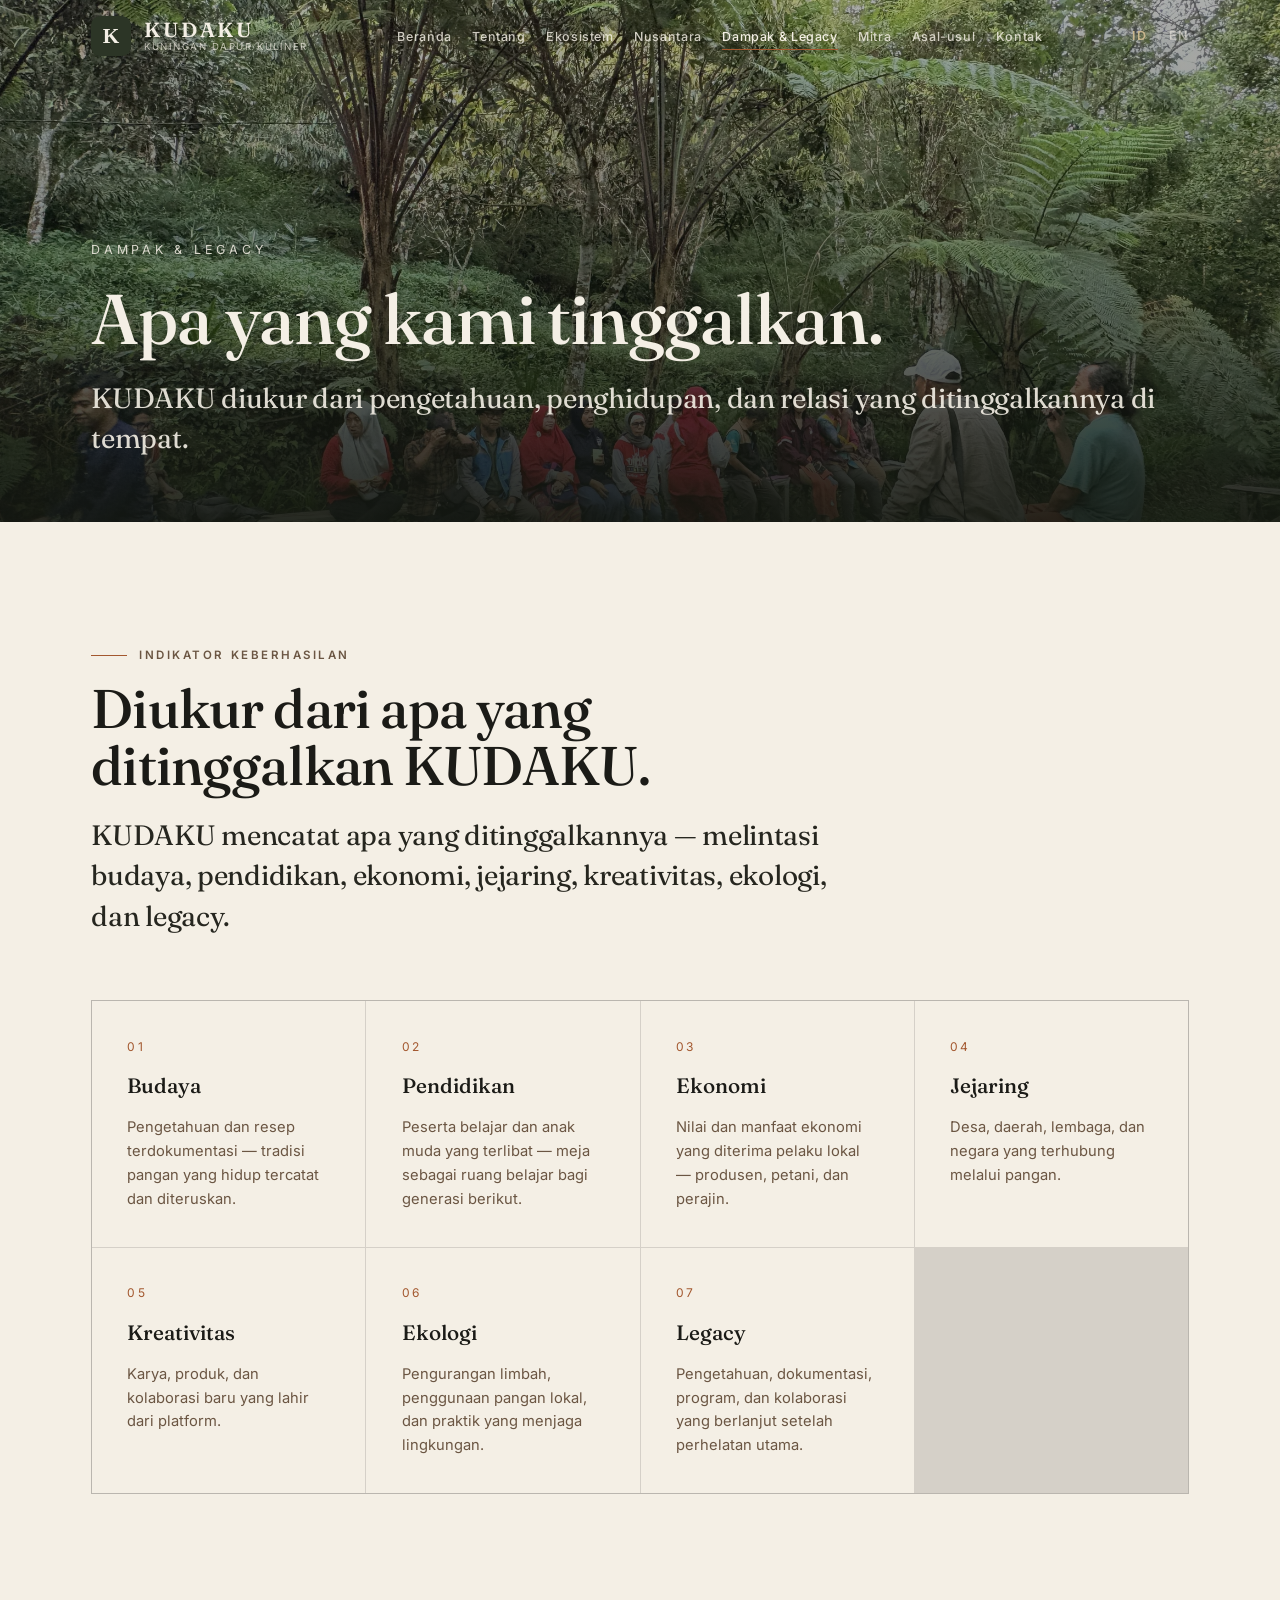
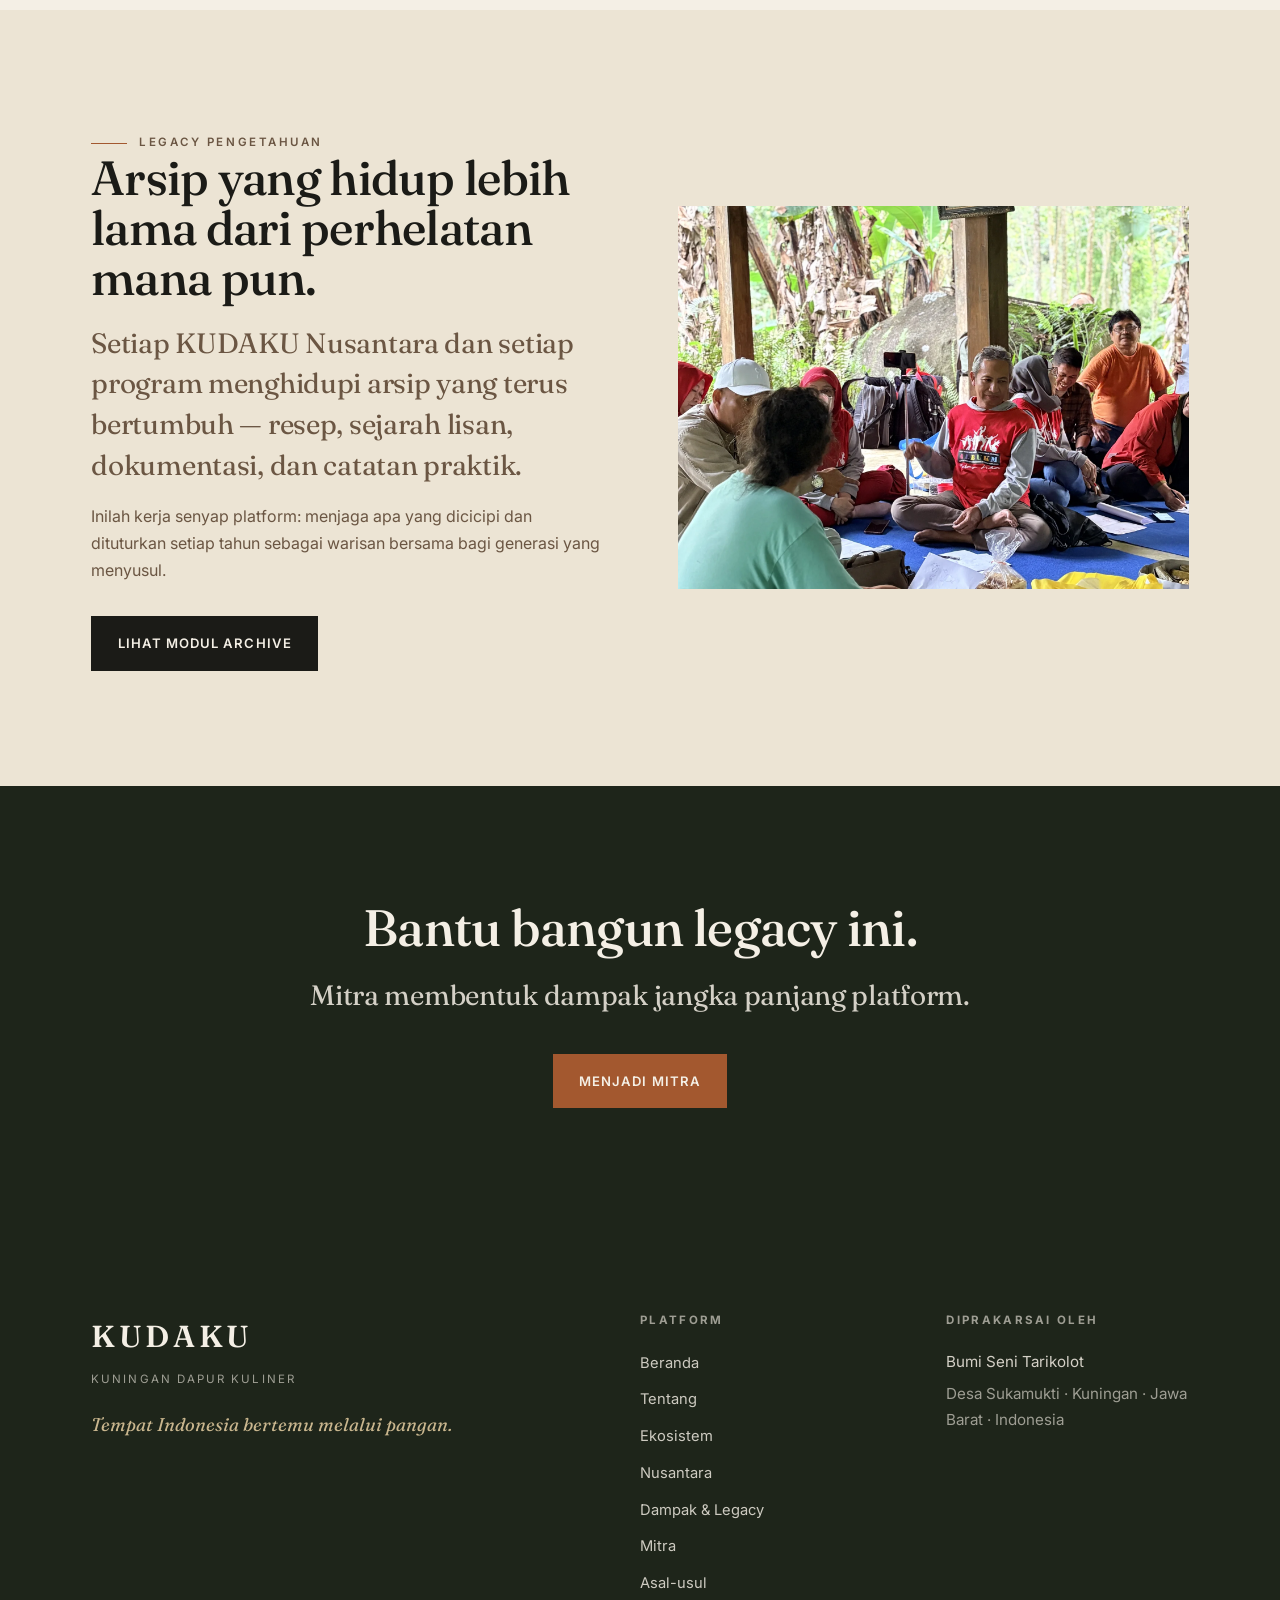
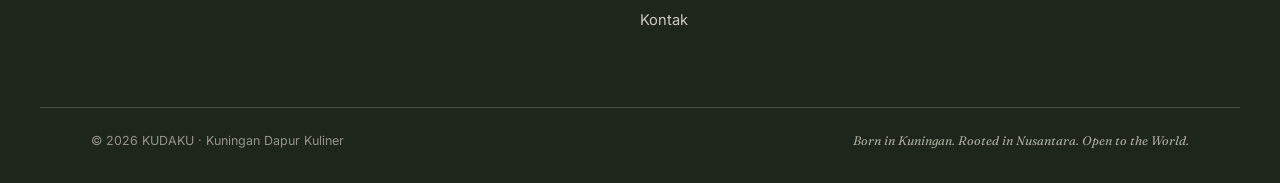
<file: impact.html>
<!doctype html>
<html lang="en">
<head>
<meta charset="utf-8">
<script>(function(){var d=document.documentElement;d.classList.add("app-loading");var k="kudaku-lang",m=location.search.match(/[?&]lang=(id|en)/),l;try{l=(m&&m[1])||localStorage.getItem(k)||"id";}catch(e){l=(m&&m[1])||"id";}if(l!=="en")l="id";d.lang=l;d.setAttribute("data-lang",l);window.setTimeout(function(){d.classList.remove("app-loading");d.classList.add("app-ready");},1500);})();</script>
<meta name="viewport" content="width=device-width, initial-scale=1">
<title>Impact &amp; Legacy — KUDAKU · Kuningan Dapur Kuliner</title>
<meta name="description" content="KUDAKU's impact and legacy spans culture, education, local economy, agriculture and food systems, ecology, community, international exchange, and an annual archive.">
<link rel="icon" type="image/svg+xml" href="assets/img/brand/favicon.svg">
<link rel="preconnect" href="https://fonts.googleapis.com">
<link rel="preconnect" href="https://fonts.gstatic.com" crossorigin>
<link href="https://fonts.googleapis.com/css2?family=Fraunces:ital,opsz,wght@0,9..144,300..700;1,9..144,300..700&family=Inter:wght@400;500;600&display=swap" rel="stylesheet">
<link rel="stylesheet" href="assets/css/styles.css">
</head>
<body>
<header id="site-header" class="site-header"></header>
<main>

  <section class="page-hero">
    <div class="page-hero-bg" style="background-image:url('assets/img/bst/bst-community-session-forest-clearing.webp')"></div>
    <div class="page-hero-scrim"></div>
    <div class="page-hero-inner">
      <p class="hero-eyebrow" data-i18n="heroEyebrow">Impact &amp; Legacy</p>
      <h1 class="display" data-i18n="heroTitle">What we leave behind.</h1>
      <p class="lead" data-i18n="heroLead">KUDAKU is measured by the knowledge, livelihoods, and relationships it leaves in place.</p>
    </div>
  </section>

  <!-- Impact pillars -->
  <section class="section section--paper">
    <div class="container">
      <div class="section-head" data-reveal>
        <span class="kicker" data-i18n="indicatorsKicker">Success indicators</span>
        <h2 class="display" data-i18n="indicatorsTitle">Measured in what KUDAKU leaves behind.</h2>
        <p class="lead" data-i18n="indicatorsLead">KUDAKU tracks what it leaves behind — across culture, education, economy, network, creativity, ecology, and legacy.</p>
      </div>
      <div class="impact-grid" data-render="impact"></div>
    </div>
  </section>

  <!-- Knowledge legacy -->
  <section class="section section--paper2">
    <div class="container split">
      <div class="split-body" data-reveal>
        <span class="kicker" data-i18n="knowledgeKicker">Knowledge legacy</span>
        <h2 class="display" data-i18n="knowledgeTitle">An archive that outlives any event.</h2>
        <p class="lead" data-i18n="knowledgeLead">Every KUDAKU Nusantara and every program feeds a growing archive — recipes, oral histories, documentation, and practice records.</p>
        <p data-i18n="knowledgeText">This is the quiet work of the platform: to keep what is tasted and spoken each year as a shared inheritance for the generations that follow.</p>
        <div class="hero-actions" style="margin-top:2rem">
          <a class="btn btn--ink" href="ecosystem.html" data-i18n="knowledgeCta">See the Archive module</a>
        </div>
      </div>
      <div class="split-media" data-reveal>
        <img src="assets/img/bst/bst-workshop-participant-sharing-circle.webp" alt="Participants sharing in a circle" loading="lazy">
      </div>
    </div>
  </section>

  <!-- CTA -->
  <section class="section cta-band">
    <div class="container">
      <h2 class="display" data-reveal data-i18n="ctaTitle">Help build the legacy.</h2>
      <p class="lead" data-reveal data-i18n="ctaLead">Partners shape the long-term impact of the platform.</p>
      <div class="hero-actions" data-reveal>
        <a class="btn btn--clay" href="partners.html" data-i18n="ctaBtn">Become a partner</a>
      </div>
    </div>
  </section>

</main>
<footer id="site-footer" class="site-footer"></footer>
<script src="assets/js/content.js"></script>
<script src="assets/js/app.js"></script>
</body>
</html>
</file>
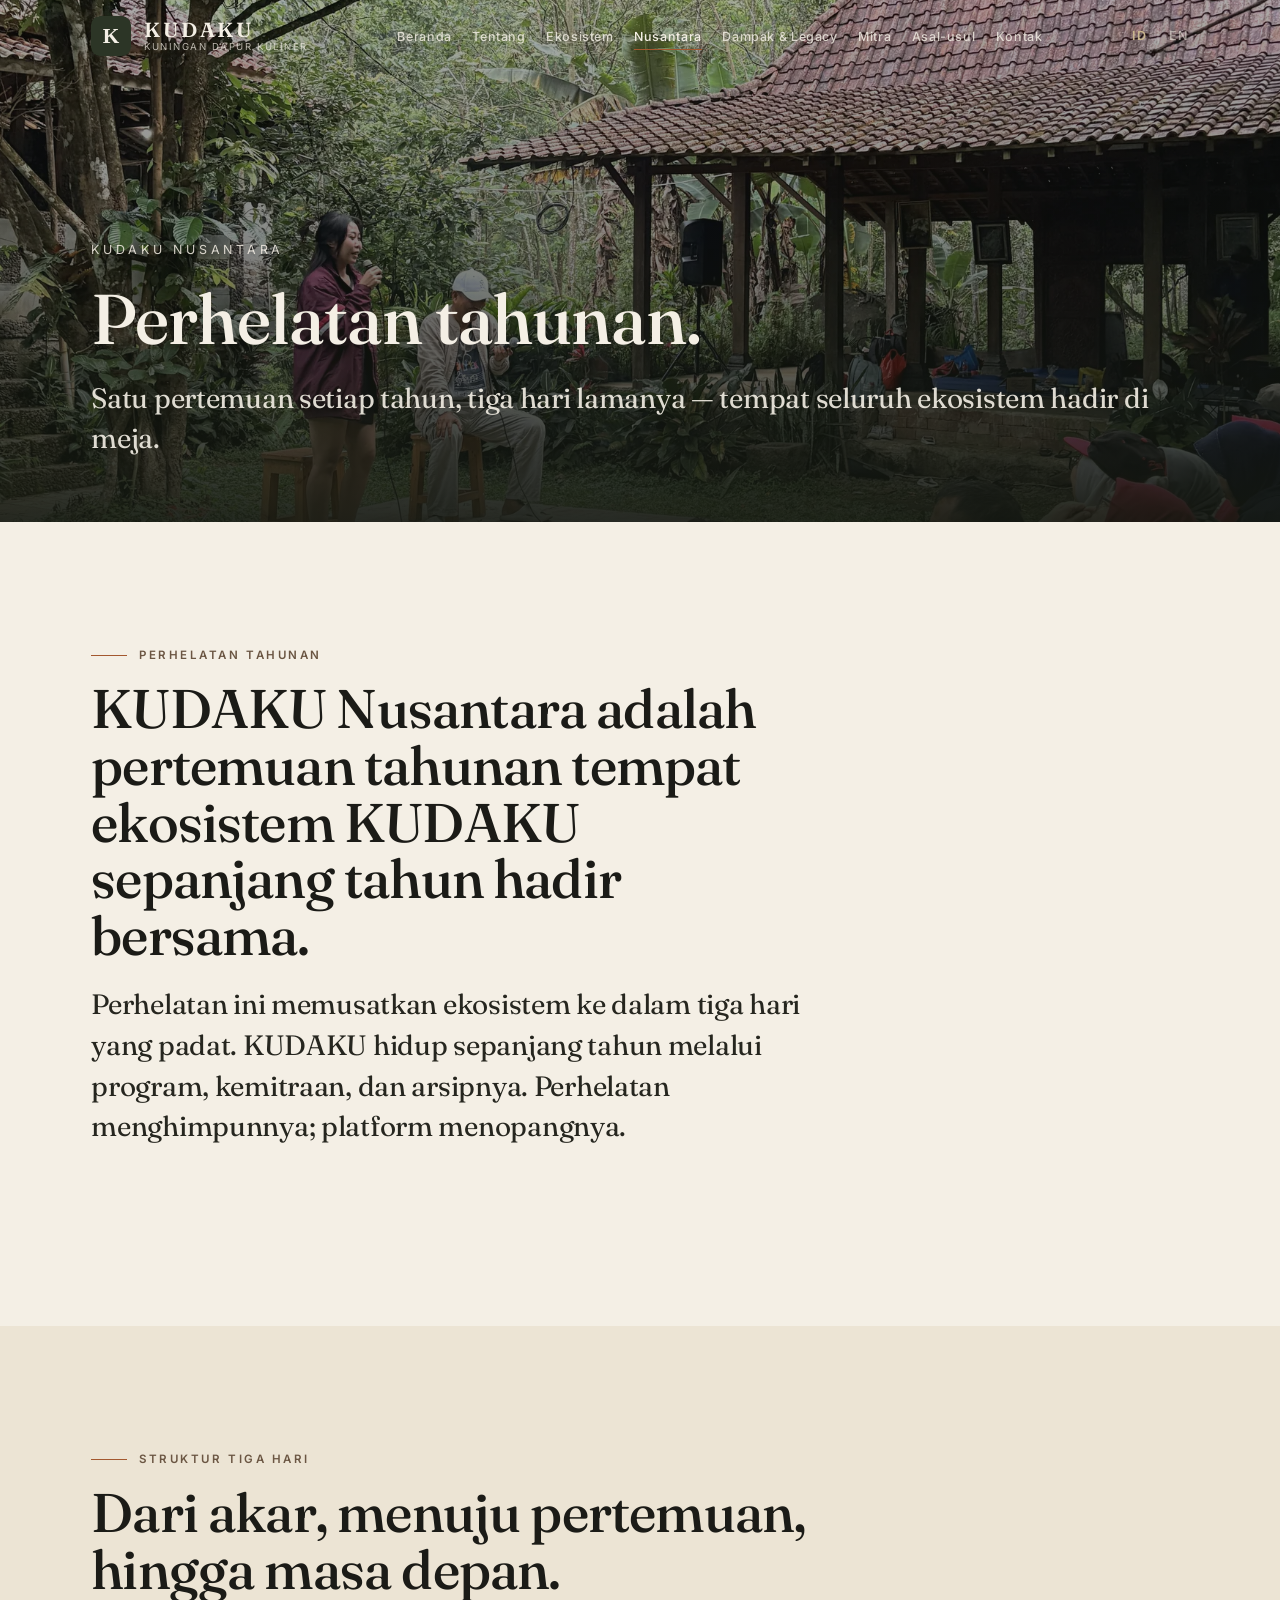
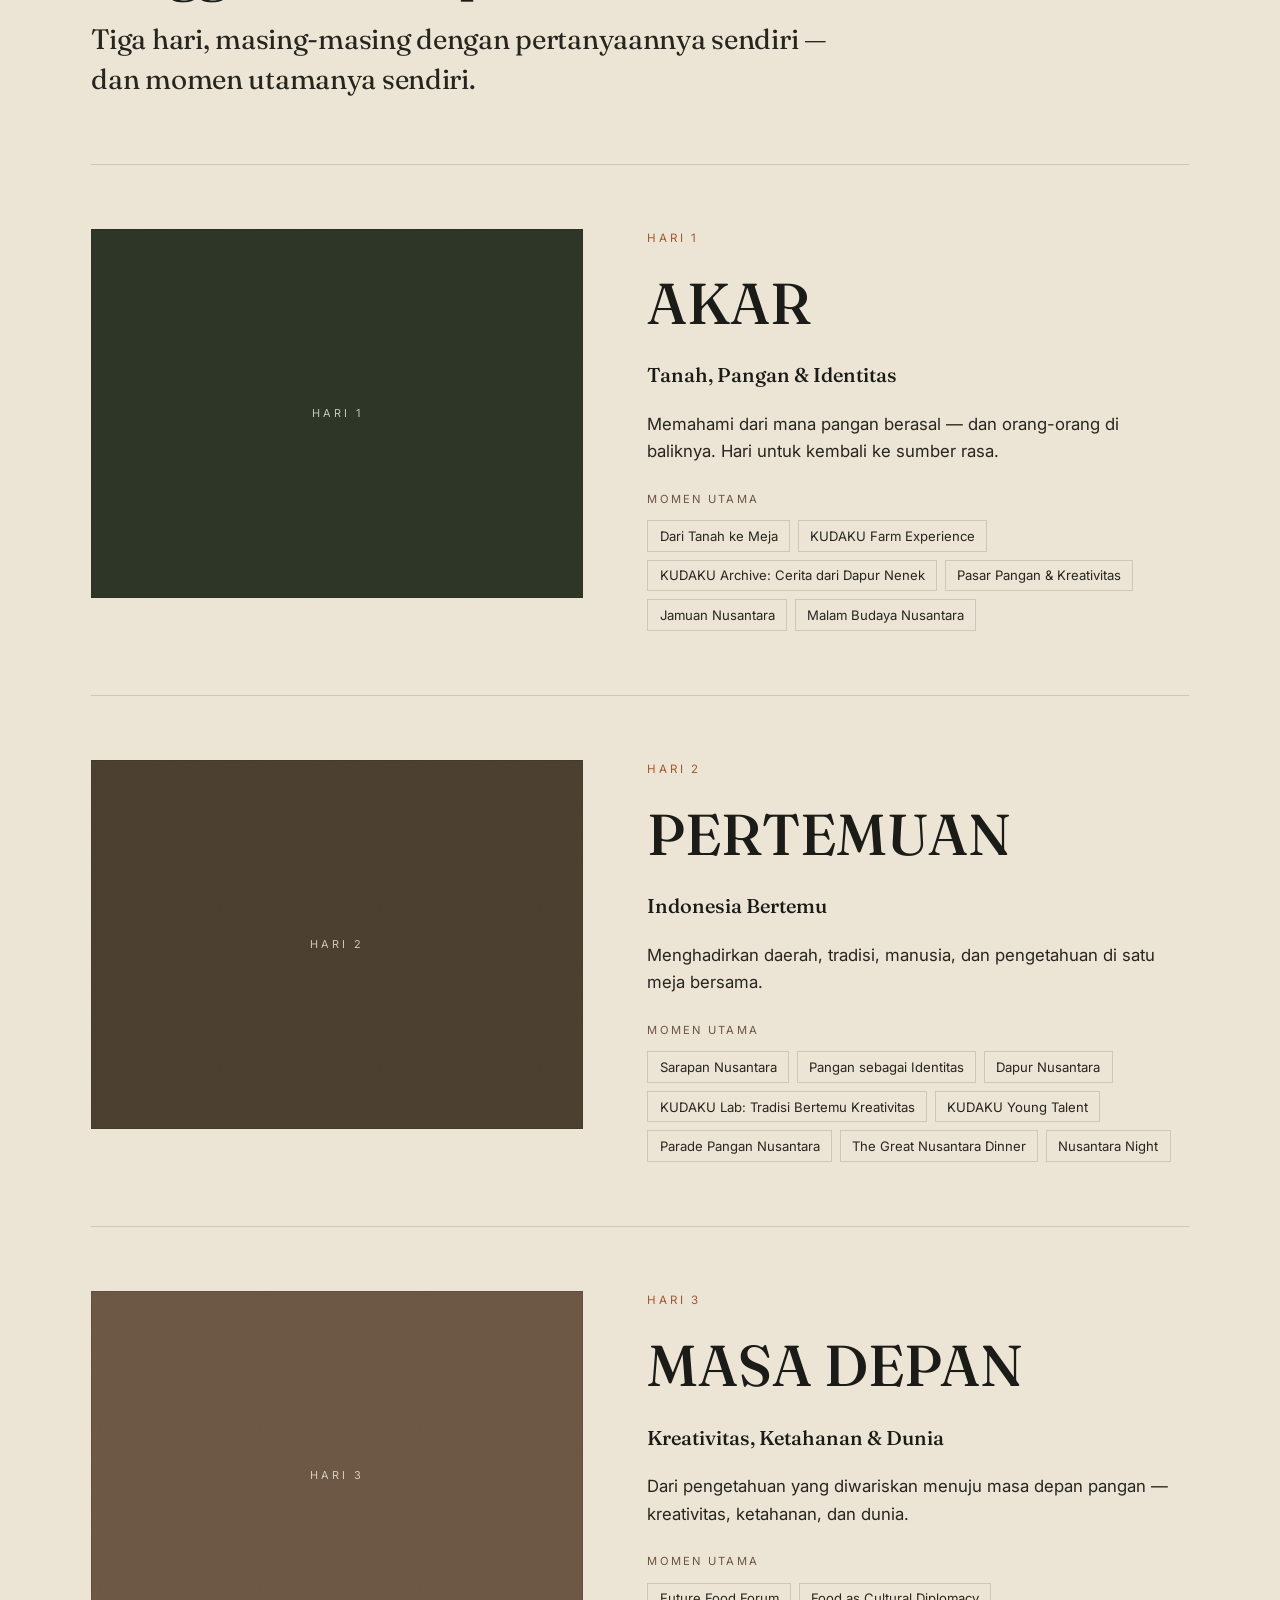
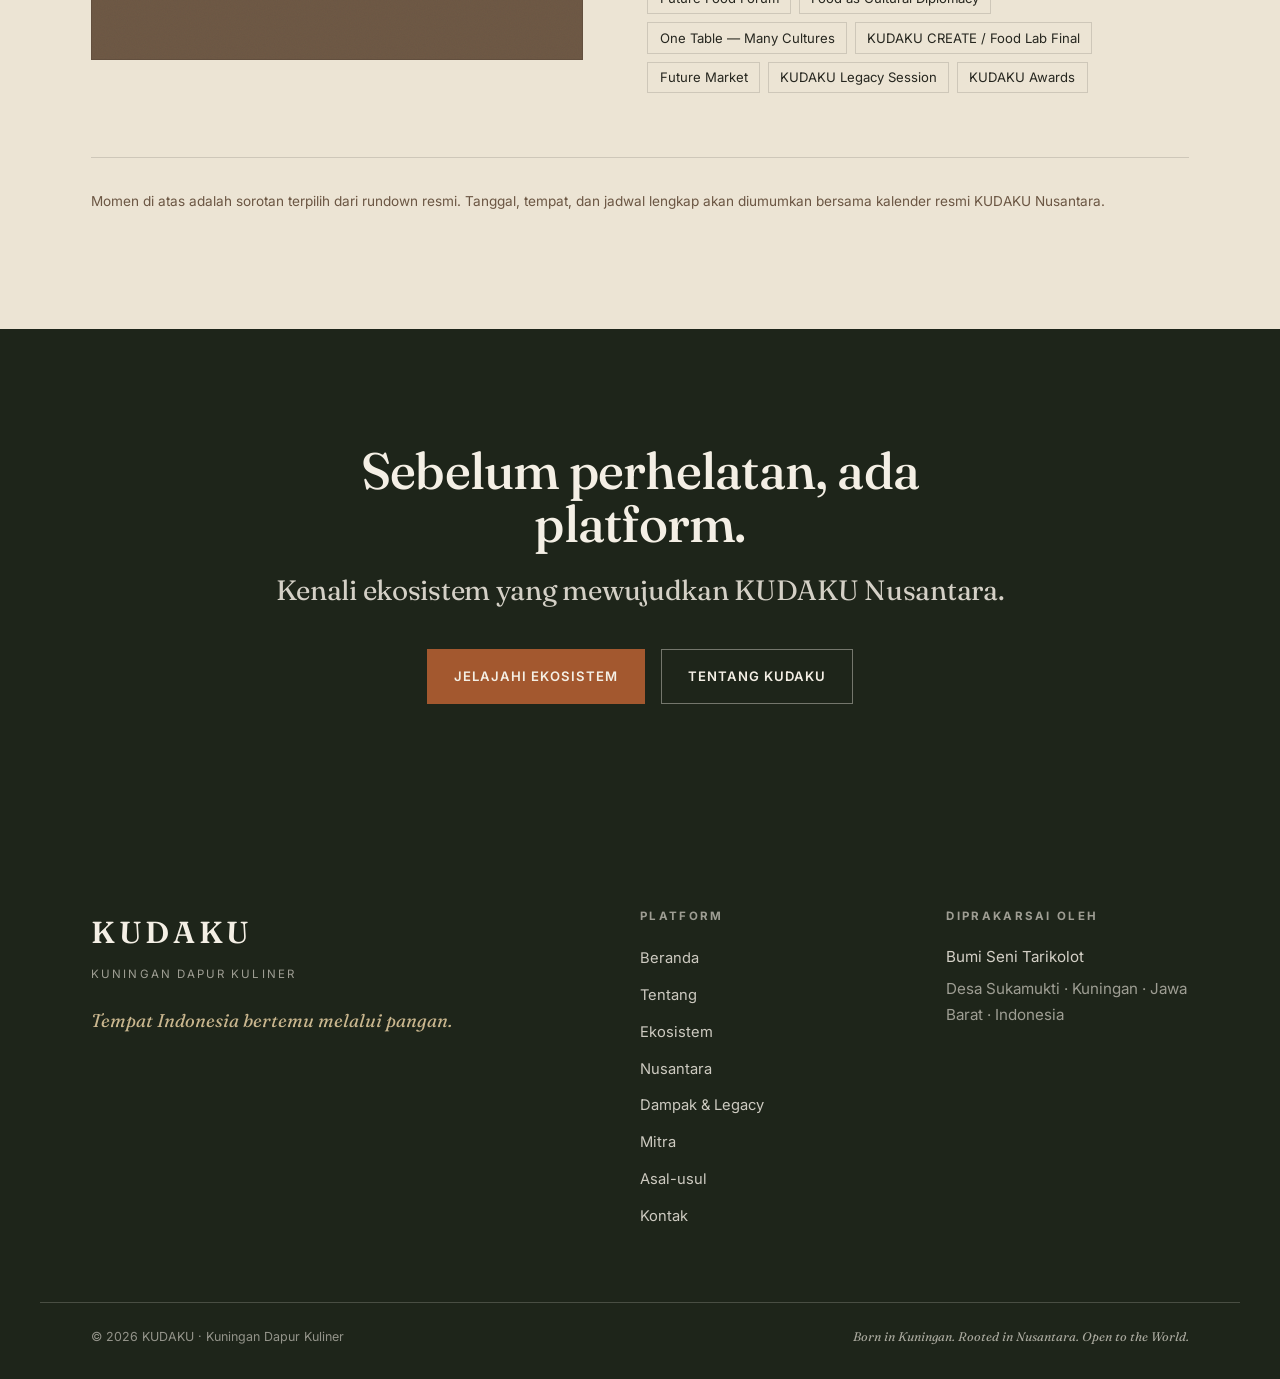
<file: nusantara.html>
<!doctype html>
<html lang="en">
<head>
<meta charset="utf-8">
<script>(function(){var d=document.documentElement;d.classList.add("app-loading");var k="kudaku-lang",m=location.search.match(/[?&]lang=(id|en)/),l;try{l=(m&&m[1])||localStorage.getItem(k)||"id";}catch(e){l=(m&&m[1])||"id";}if(l!=="en")l="id";d.lang=l;d.setAttribute("data-lang",l);window.setTimeout(function(){d.classList.remove("app-loading");d.classList.add("app-ready");},1500);})();</script>
<meta name="viewport" content="width=device-width, initial-scale=1">
<title>KUDAKU Nusantara — KUDAKU · Kuningan Dapur Kuliner</title>
<meta name="description" content="KUDAKU Nusantara is the annual flagship gathering of the KUDAKU platform — three days, from root (Akar) to encounter (Pertemuan) to future (Masa Depan).">
<link rel="icon" type="image/svg+xml" href="assets/img/brand/favicon.svg">
<link rel="preconnect" href="https://fonts.googleapis.com">
<link rel="preconnect" href="https://fonts.gstatic.com" crossorigin>
<link href="https://fonts.googleapis.com/css2?family=Fraunces:ital,opsz,wght@0,9..144,300..700;1,9..144,300..700&family=Inter:wght@400;500;600&display=swap" rel="stylesheet">
<link rel="stylesheet" href="assets/css/styles.css">
</head>
<body>
<header id="site-header" class="site-header"></header>
<main>

  <section class="page-hero">
    <div class="page-hero-bg" style="background-image:url('assets/img/bst/bst-dialogue-stage-forest-pavilion.webp')"></div>
    <div class="page-hero-scrim"></div>
    <div class="page-hero-inner">
      <p class="hero-eyebrow" data-i18n="heroEyebrow">KUDAKU Nusantara</p>
      <h1 class="display" data-i18n="heroTitle">The annual flagship.</h1>
      <p class="lead" data-i18n="heroLead">One gathering each year, three days long — where the whole ecosystem comes to the table.</p>
    </div>
  </section>

  <!-- Intro -->
  <section class="section section--paper">
    <div class="container">
      <div class="section-head" data-reveal>
        <span class="kicker" data-i18n="introKicker">The annual flagship</span>
        <h2 class="display" data-i18n="introTitle">KUDAKU Nusantara is the annual gathering where KUDAKU's year-round ecosystem comes together.</h2>
        <p class="lead" data-i18n="introLead">The event concentrates the ecosystem into three days of intensity. KUDAKU lives year-round through its programs, partnerships, and archive. The flagship gathers it; the platform sustains it.</p>
      </div>
    </div>
  </section>

  <!-- Three days -->
  <section class="section section--paper2">
    <div class="container">
      <div class="section-head" data-reveal>
        <span class="kicker" data-i18n="daysKicker">The three-day structure</span>
        <h2 class="display" data-i18n="daysTitle">From root, to encounter, to future.</h2>
        <p class="lead" data-i18n="daysLead">Three days, each with its own question — and its own signature moments.</p>
      </div>
      <div class="days" data-render="days"></div>
      <p class="contact-note" data-reveal style="margin-top:2rem" data-i18n="daysNote">The moments above are selected highlights from the official rundown. Dates, venue, and the full timetable will be announced with the official KUDAKU Nusantara calendar.</p>
    </div>
  </section>

  <!-- CTA -->
  <section class="section cta-band">
    <div class="container">
      <h2 class="display" data-reveal data-i18n="ctaTitle">Before the flagship, there is the platform.</h2>
      <p class="lead" data-reveal data-i18n="ctaLead">Meet the ecosystem that makes KUDAKU Nusantara possible.</p>
      <div class="hero-actions" data-reveal>
        <a class="btn btn--clay" href="ecosystem.html" data-i18n="ctaBtn1">Explore the ecosystem</a>
        <a class="btn btn--ghost" href="about.html" data-i18n="ctaBtn2">About KUDAKU</a>
      </div>
    </div>
  </section>

</main>
<footer id="site-footer" class="site-footer"></footer>
<script src="assets/js/content.js"></script>
<script src="assets/js/app.js"></script>
</body>
</html>
</file>
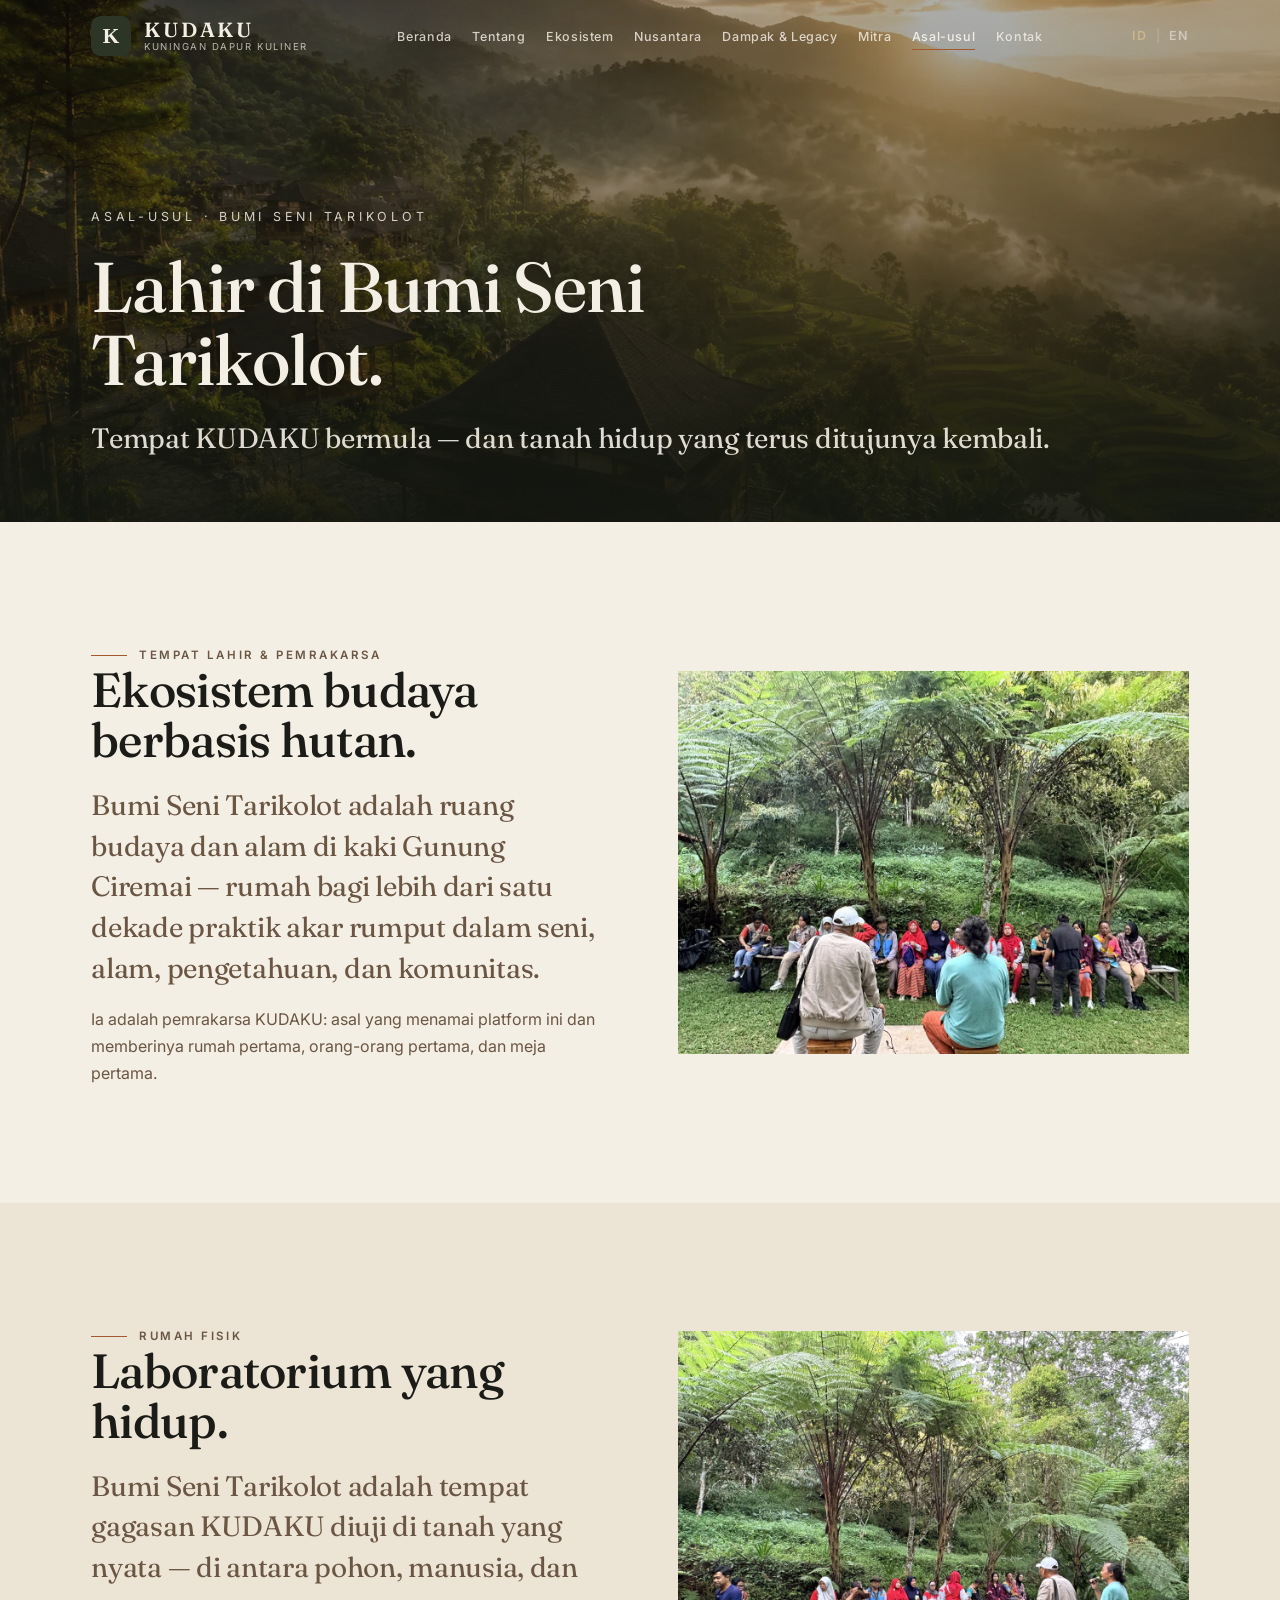
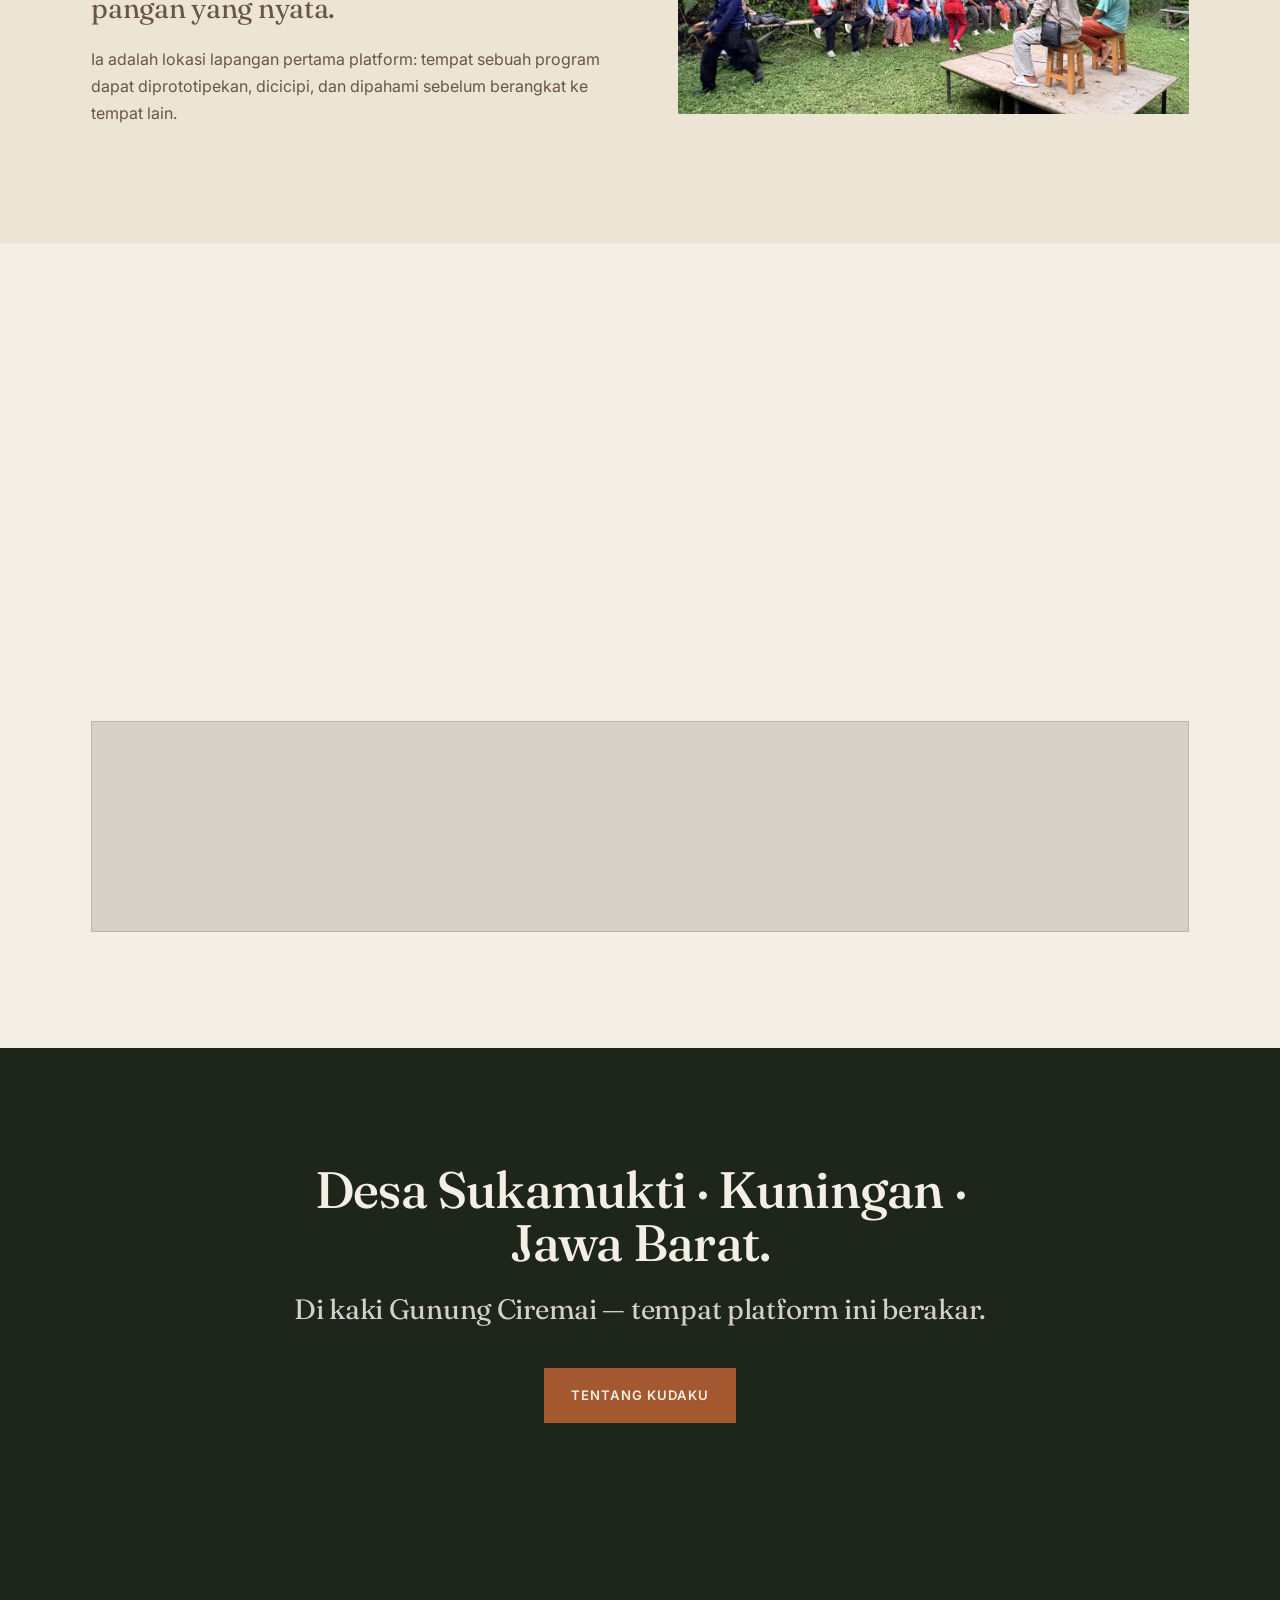
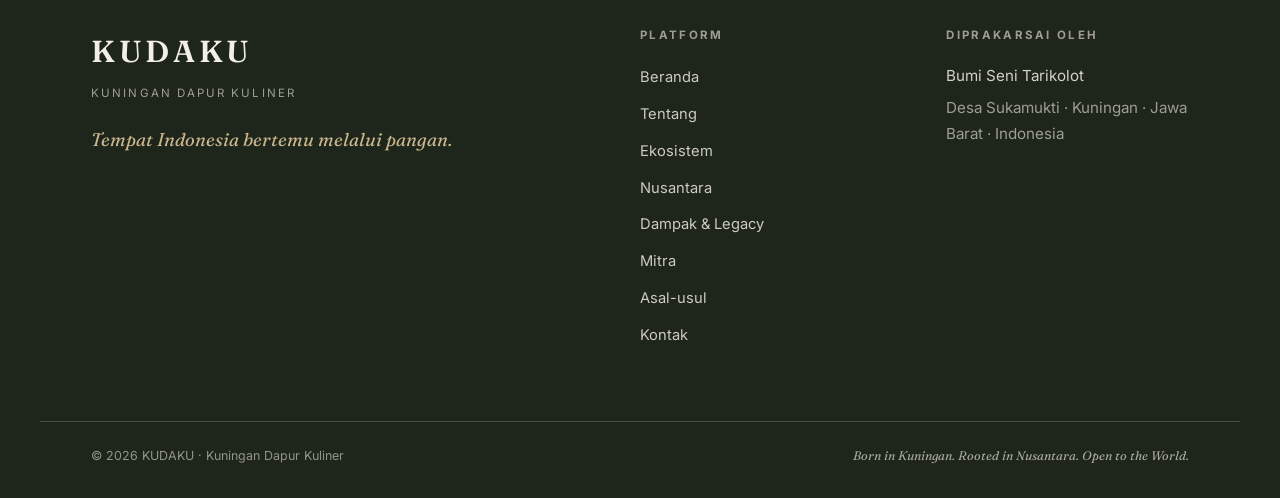
<file: origin.html>
<!doctype html>
<html lang="en">
<head>
<meta charset="utf-8">
<script>(function(){var d=document.documentElement;d.classList.add("app-loading");var k="kudaku-lang",m=location.search.match(/[?&]lang=(id|en)/),l;try{l=(m&&m[1])||localStorage.getItem(k)||"id";}catch(e){l=(m&&m[1])||"id";}if(l!=="en")l="id";d.lang=l;d.setAttribute("data-lang",l);window.setTimeout(function(){d.classList.remove("app-loading");d.classList.add("app-ready");},1500);})();</script>
<meta name="viewport" content="width=device-width, initial-scale=1">
<title>Origin — KUDAKU · Kuningan Dapur Kuliner</title>
<meta name="description" content="KUDAKU was born at Bumi Seni Tarikolot — its birthplace, initiator, and living laboratory in Desa Sukamukti, Kuningan, Jawa Barat.">
<link rel="icon" type="image/svg+xml" href="assets/img/brand/favicon.svg">
<link rel="preconnect" href="https://fonts.googleapis.com">
<link rel="preconnect" href="https://fonts.gstatic.com" crossorigin>
<link href="https://fonts.googleapis.com/css2?family=Fraunces:ital,opsz,wght@0,9..144,300..700;1,9..144,300..700&family=Inter:wght@400;500;600&display=swap" rel="stylesheet">
<link rel="stylesheet" href="assets/css/styles.css">
</head>
<body>
<header id="site-header" class="site-header"></header>
<main>

  <section class="page-hero">
    <div class="page-hero-bg" style="background-image:url('assets/img/kudaku/kudaku-origin.webp')"></div>
    <div class="page-hero-scrim"></div>
    <div class="page-hero-inner">
      <p class="hero-eyebrow" data-i18n="heroEyebrow">Origin · Bumi Seni Tarikolot</p>
      <h1 class="display" data-i18n="heroTitle">Born at Bumi Seni Tarikolot.</h1>
      <p class="lead" data-i18n="heroLead">The place where KUDAKU began — and the living ground it keeps returning to.</p>
    </div>
  </section>

  <!-- Birthplace / initiator -->
  <section class="section section--paper">
    <div class="container split">
      <div class="split-body" data-reveal>
        <span class="kicker" data-i18n="birthplaceKicker">Birthplace &amp; initiator</span>
        <h2 class="display" data-i18n="birthplaceTitle">A forest-based cultural ecosystem.</h2>
        <p class="lead" data-i18n="birthplaceLead">Bumi Seni Tarikolot is a cultural and nature space at the foot of Mount Ciremai — home to over a decade of grassroots practice in art, nature, knowledge, and community.</p>
        <p data-i18n="birthplaceText">It is the initiator of KUDAKU: the origin that named the platform and gave it its first home, its first people, and its first table.</p>
      </div>
      <div class="split-media" data-reveal>
        <img src="assets/img/bst/bst-community-circle-among-trees.webp" alt="A community circle among the trees at Bumi Seni Tarikolot" loading="lazy">
      </div>
    </div>
  </section>

  <!-- Living laboratory -->
  <section class="section section--paper2">
    <div class="container split split--reverse">
      <div class="split-media" data-reveal>
        <img src="assets/img/bst/bst-community-session-forest-clearing.webp" alt="A gathering in a forest clearing" loading="lazy">
      </div>
      <div class="split-body" data-reveal>
        <span class="kicker" data-i18n="labKicker">Physical home</span>
        <h2 class="display" data-i18n="labTitle">A living laboratory.</h2>
        <p class="lead" data-i18n="labLead">Bumi Seni Tarikolot is where KUDAKU's ideas are tested in real soil — among real trees, real people, and real food.</p>
        <p data-i18n="labText">It is the platform's first field site: the place where a program can be prototyped, tasted, and understood before it travels elsewhere.</p>
      </div>
    </div>
  </section>

  <!-- Independent by design -->
  <section class="section section--paper">
    <div class="container">
      <div class="section-head section-head--center" data-reveal>
        <span class="kicker" data-i18n="independentKicker">Independent by design</span>
        <h2 class="display" data-i18n="independentTitle">KUDAKU is its own platform.</h2>
        <p class="lead" data-i18n="independentLead">Born at Bumi Seni Tarikolot, KUDAKU carries its own name, its own direction, and its own ambition — from Kuningan to Jawa Barat, to Nusantara, to the world.</p>
      </div>
      <ol class="growth-path" data-render="growth"></ol>
    </div>
  </section>

  <!-- Place -->
  <section class="section cta-band">
    <div class="container">
      <h2 class="display" data-reveal data-i18n="placeTitle">Desa Sukamukti · Kuningan · Jawa Barat.</h2>
      <p class="lead" data-reveal data-i18n="placeLead">At the foot of Mount Ciremai — where the platform takes root.</p>
      <div class="hero-actions" data-reveal>
        <a class="btn btn--clay" href="about.html" data-i18n="placeBtn">About KUDAKU</a>
      </div>
    </div>
  </section>

</main>
<footer id="site-footer" class="site-footer"></footer>
<script src="assets/js/content.js"></script>
<script src="assets/js/app.js"></script>
</body>
</html>
</file>
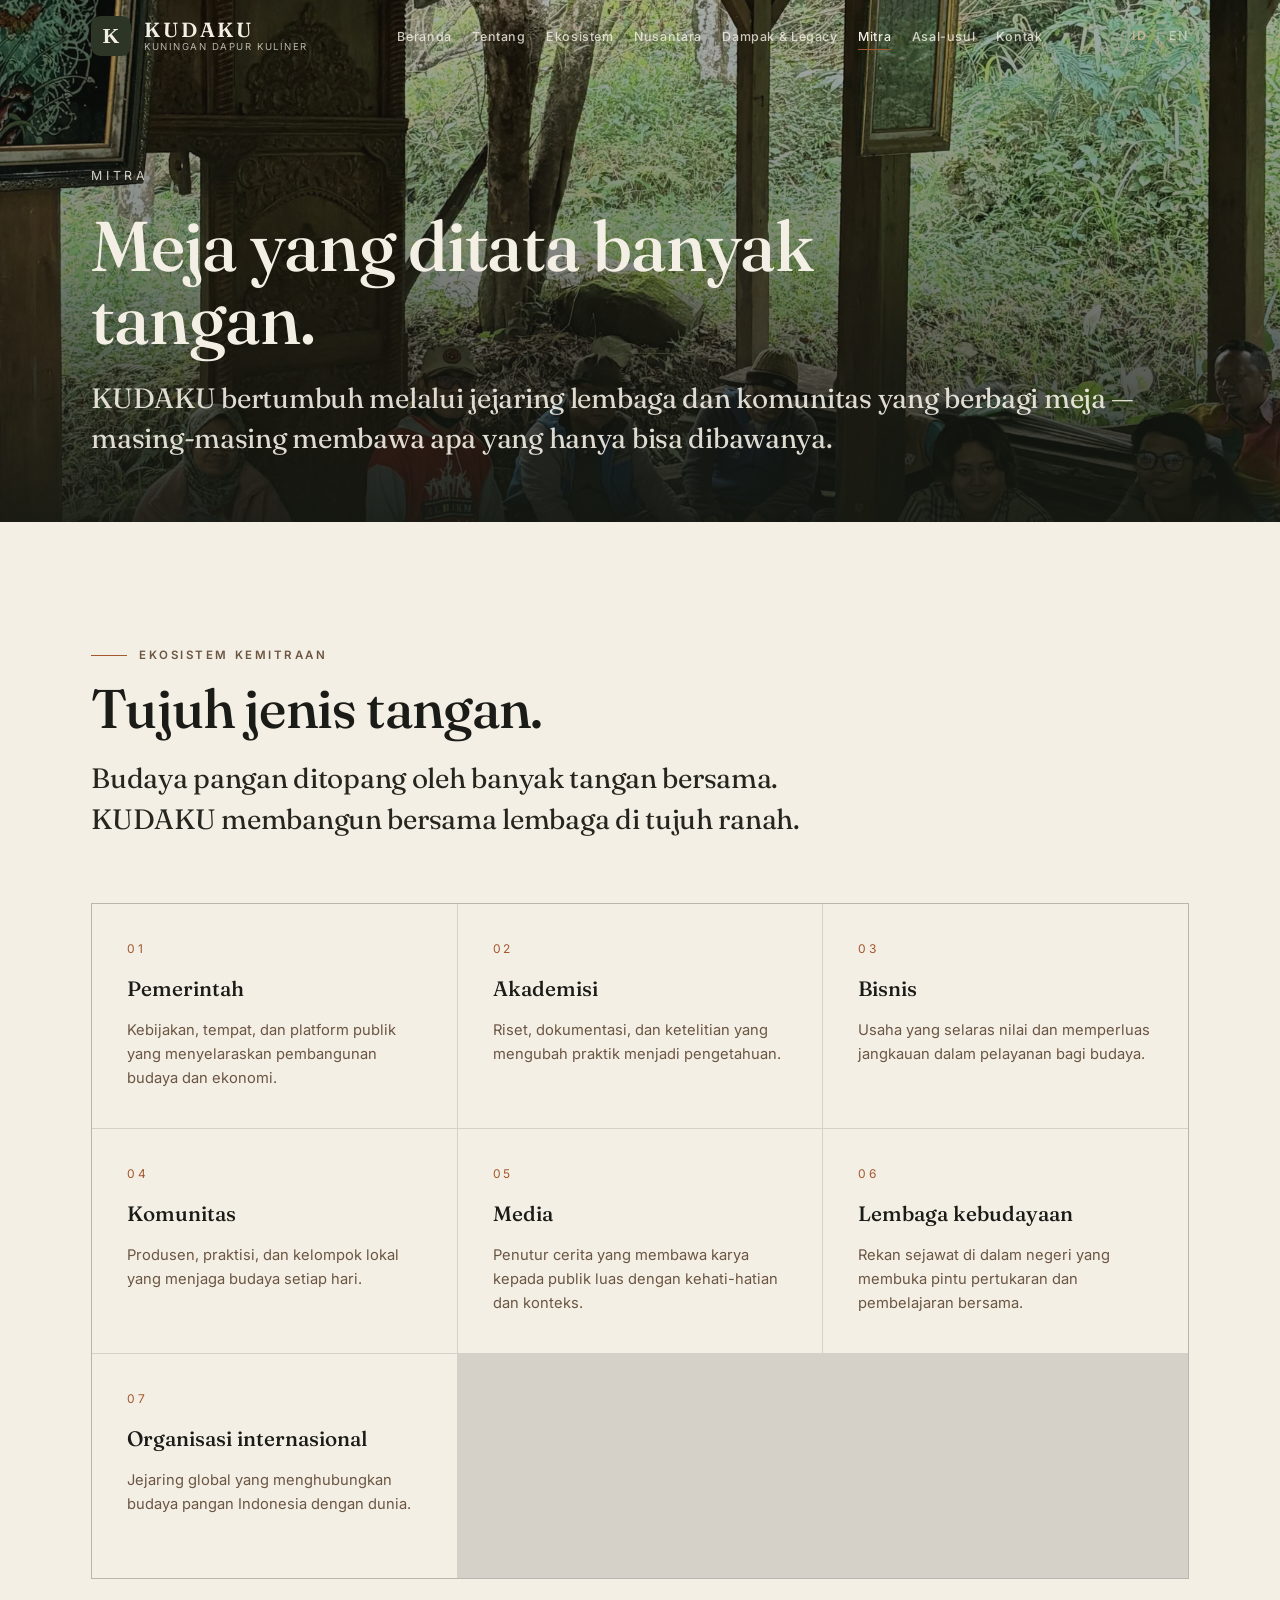
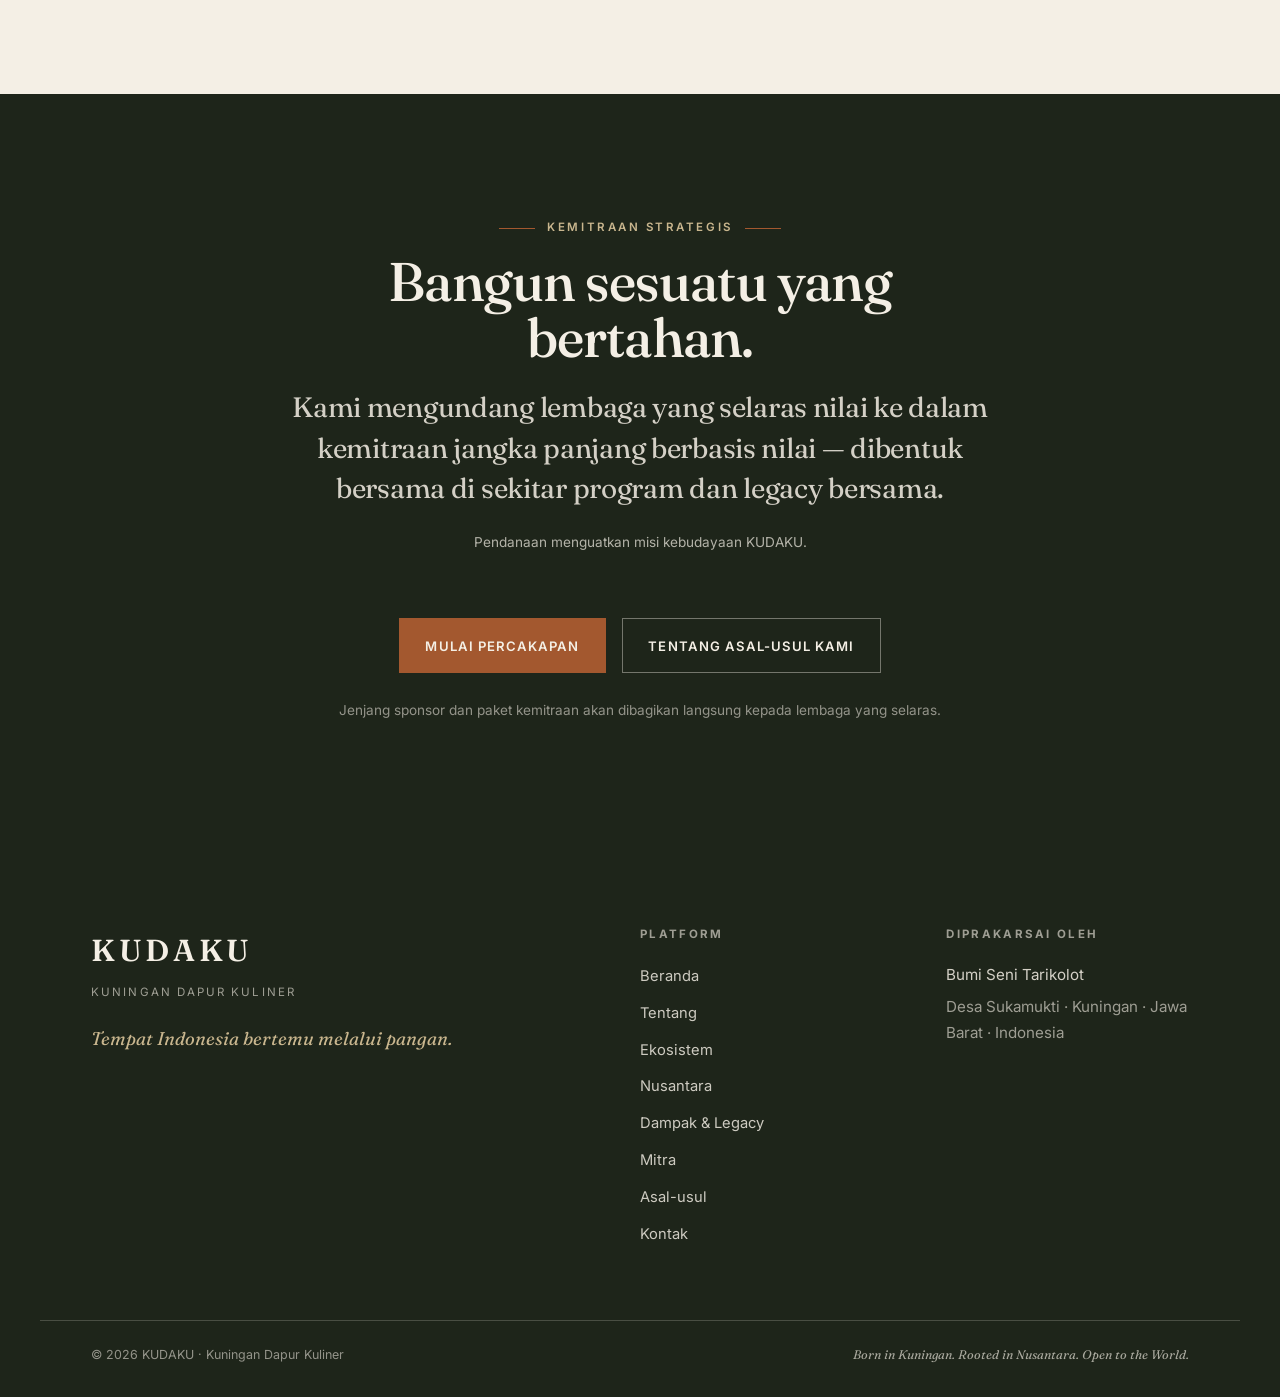
<file: partners.html>
<!doctype html>
<html lang="en">
<head>
<meta charset="utf-8">
<script>(function(){var d=document.documentElement;d.classList.add("app-loading");var k="kudaku-lang",m=location.search.match(/[?&]lang=(id|en)/),l;try{l=(m&&m[1])||localStorage.getItem(k)||"id";}catch(e){l=(m&&m[1])||"id";}if(l!=="en")l="id";d.lang=l;d.setAttribute("data-lang",l);window.setTimeout(function(){d.classList.remove("app-loading");d.classList.add("app-ready");},1500);})();</script>
<meta name="viewport" content="width=device-width, initial-scale=1">
<title>Partners — KUDAKU · Kuningan Dapur Kuliner</title>
<meta name="description" content="KUDAKU builds with government, academia, business, community, media, and cultural and international institutions.">
<link rel="icon" type="image/svg+xml" href="assets/img/brand/favicon.svg">
<link rel="preconnect" href="https://fonts.googleapis.com">
<link rel="preconnect" href="https://fonts.gstatic.com" crossorigin>
<link href="https://fonts.googleapis.com/css2?family=Fraunces:ital,opsz,wght@0,9..144,300..700;1,9..144,300..700&family=Inter:wght@400;500;600&display=swap" rel="stylesheet">
<link rel="stylesheet" href="assets/css/styles.css">
</head>
<body>
<header id="site-header" class="site-header"></header>
<main>

  <section class="page-hero">
    <div class="page-hero-bg" style="background-image:url('assets/img/bst/bst-community-gathering-pavilion.webp')"></div>
    <div class="page-hero-scrim"></div>
    <div class="page-hero-inner">
      <p class="hero-eyebrow" data-i18n="heroEyebrow">Partners</p>
      <h1 class="display" data-i18n="heroTitle">A table set with many hands.</h1>
      <p class="lead" data-i18n="heroLead">KUDAKU grows through a network of institutions and communities who share the table — each bringing what only they can bring.</p>
    </div>
  </section>

  <!-- Partner categories -->
  <section class="section section--paper">
    <div class="container">
      <div class="section-head" data-reveal>
        <span class="kicker" data-i18n="categoriesKicker">Partnership ecosystem</span>
        <h2 class="display" data-i18n="categoriesTitle">Seven kinds of hands.</h2>
        <p class="lead" data-i18n="categoriesLead">No single actor can hold a food culture alone. KUDAKU builds with institutions across seven domains.</p>
      </div>
      <div class="partners-grid" data-render="partners"></div>
    </div>
  </section>

  <!-- Strategic partnership -->
  <section class="section section--dark">
    <div class="container">
      <div class="section-head section-head--center" data-reveal>
        <span class="kicker" style="color:var(--sand)" data-i18n="strategicKicker">Strategic partnership</span>
        <h2 class="display" style="color:var(--paper)" data-i18n="strategicTitle">Build something that lasts.</h2>
        <p class="lead" style="color:rgba(244,239,229,.85)" data-i18n="strategicLead">We invite purpose-aligned institutions into a long-term, values-first partnership — shaped together around shared programs and a shared legacy.</p>
        <p class="contact-note" data-reveal style="color:rgba(244,239,229,.7);margin-top:1.4rem" data-i18n="strategicNote">Funding strengthens KUDAKU's cultural mission.</p>
      </div>
      <div class="hero-actions" style="justify-content:center" data-reveal>
        <a class="btn btn--clay" href="contact.html" data-i18n="strategicBtn1">Begin the conversation</a>
        <a class="btn btn--ghost" href="origin.html" data-i18n="strategicBtn2">About our origin</a>
      </div>
      <p class="contact-note" data-reveal style="text-align:center;color:rgba(244,239,229,.55);margin-top:1.6rem" data-i18n="strategicDisclaimer">Sponsorship tiers and partner packages will be shared directly with aligned institutions.</p>
    </div>
  </section>

</main>
<footer id="site-footer" class="site-footer"></footer>
<script src="assets/js/content.js"></script>
<script src="assets/js/app.js"></script>
</body>
</html>
</file>
<file: assets/css/styles.css>
/* =============================================================================
   KUDAKU — Design system (V0)
   Editorial · cinematic · contemporary Indonesian cultural institution.
   Palette derived from forest, bark, earth, paper. Two typefaces: Fraunces
   (editorial serif) + Inter (sans). No decorative icon packs, no cliché.
   ============================================================================= */

:root {
  --ink: #1b1b17;
  --ink-soft: #26261f;
  --paper: #f4efe5;
  --paper-2: #ece4d4;
  --paper-3: #e0d6c2;
  --forest: #2c3526;
  --forest-2: #1e251a;
  --moss: #5c6b4f;
  --bark: #6b5643;
  --earth: #8a7453;
  --sand: #c9b68e;
  --clay: #a3582f;
  --line: rgba(27, 27, 23, 0.14);
  --line-light: rgba(244, 239, 229, 0.2);
  --font-serif: "Fraunces", Georgia, "Times New Roman", serif;
  --font-sans: "Inter", -apple-system, BlinkMacSystemFont, "Segoe UI", Roboto, Helvetica, Arial, sans-serif;
  --maxw: 1200px;
  --pad: clamp(1.25rem, 4vw, 4rem);
  --ease: cubic-bezier(0.22, 1, 0.36, 1);
}

/* ------------------------------- Reset ------------------------------- */
*, *::before, *::after { box-sizing: border-box; }
html { scroll-behavior: smooth; -webkit-text-size-adjust: 100%; }
body {
  margin: 0;
  font-family: var(--font-sans);
  font-size: 1rem;
  line-height: 1.7;
  color: var(--ink);
  background: var(--paper);
  -webkit-font-smoothing: antialiased;
  text-rendering: optimizeLegibility;
}
img { display: block; max-width: 100%; height: auto; }
a { color: inherit; text-decoration: none; }
h1, h2, h3, h4, p, ul, ol, figure { margin: 0; }
ul, ol { padding: 0; list-style: none; }
button { font: inherit; cursor: pointer; }
::selection { background: var(--clay); color: var(--paper); }

body.nav-locked { overflow: hidden; }

/* ---------------------------- Typography ---------------------------- */
.display {
  font-family: var(--font-serif);
  font-weight: 500;
  line-height: 1.04;
  letter-spacing: -0.015em;
}
.kicker {
  display: inline-flex;
  align-items: center;
  gap: 0.75rem;
  font-family: var(--font-sans);
  font-size: 0.72rem;
  font-weight: 600;
  letter-spacing: 0.22em;
  text-transform: uppercase;
  color: var(--bark);
}
.kicker::before {
  content: "";
  width: 2.25rem;
  height: 1px;
  background: var(--clay);
}
.lead {
  font-family: var(--font-serif);
  font-weight: 400;
  font-size: clamp(1.25rem, 2.4vw, 1.75rem);
  line-height: 1.45;
  color: var(--ink-soft);
  letter-spacing: -0.01em;
}
.muted { color: var(--bark); }

/* ---------------------------- Layout ---------------------------- */
.container { max-width: var(--maxw); margin: 0 auto; padding-left: var(--pad); padding-right: var(--pad); }
.section { padding: clamp(4rem, 9vw, 8rem) 0; }
.section--tight { padding: clamp(3rem, 6vw, 5rem) 0; }
.section--paper { background: var(--paper); }
.section--paper2 { background: var(--paper-2); }
.section--dark { background: var(--forest-2); color: var(--paper); }
.section-head { max-width: 46rem; margin-bottom: clamp(2.5rem, 5vw, 4rem); }
.section-head h2 { font-size: clamp(2rem, 4.6vw, 3.4rem); margin-top: 1rem; }
.section-head .lead { margin-top: 1.25rem; }
.section-head--center { margin-left: auto; margin-right: auto; text-align: center; }
.section-head--center .kicker { justify-content: center; }
.section-head--center .kicker::after {
  content: "";
  width: 2.25rem;
  height: 1px;
  background: var(--clay);
}

.rule { height: 1px; background: var(--line); border: 0; margin: 0; }
.rule--light { background: var(--line-light); }

/* ---------------------------- Header ---------------------------- */
.site-header {
  position: fixed;
  inset: 0 0 auto 0;
  z-index: 60;
  transition: background 0.4s var(--ease), box-shadow 0.4s var(--ease), border-color 0.4s var(--ease);
  border-bottom: 1px solid transparent;
}
.header-inner {
  max-width: var(--maxw);
  margin: 0 auto;
  padding: 1rem var(--pad);
  display: flex;
  align-items: center;
  justify-content: space-between;
  gap: 2rem;
}
.brand { display: flex; align-items: center; gap: 0.8rem; }
.brand-mark { width: 40px; height: 40px; border-radius: 9px; }
.brand-text { display: flex; flex-direction: column; line-height: 1.1; }
.brand-word {
  font-family: var(--font-serif);
  font-weight: 600;
  font-size: 1.28rem;
  letter-spacing: 0.14em;
  color: var(--paper);
  transition: color 0.4s var(--ease);
}
.brand-sub {
  font-size: 0.6rem;
  letter-spacing: 0.16em;
  text-transform: uppercase;
  color: rgba(244, 239, 229, 0.72);
  transition: color 0.4s var(--ease);
}

.site-nav .nav-list { display: flex; align-items: center; gap: clamp(0.9rem, 1.6vw, 1.5rem); }
.nav-link {
  font-size: 0.78rem;
  font-weight: 500;
  letter-spacing: 0.05em;
  color: rgba(244, 239, 229, 0.82);
  transition: color 0.25s;
  position: relative;
  white-space: nowrap;
}
.nav-link:hover { color: var(--paper); }
.nav-link.is-active { color: var(--paper); }
.nav-link.is-active::after {
  content: "";
  position: absolute;
  left: 0; right: 0; bottom: -6px;
  height: 1px;
  background: var(--clay);
}

.nav-toggle {
  display: none;
  flex-direction: column;
  gap: 5px;
  width: 42px;
  height: 42px;
  align-items: center;
  justify-content: center;
  background: transparent;
  border: 0;
}
.nav-toggle span {
  width: 22px;
  height: 1.5px;
  background: var(--paper);
  transition: transform 0.3s var(--ease), opacity 0.3s var(--ease), background 0.4s var(--ease);
}

/* Scrolled state: solid paper, dark text */
.site-header.is-scrolled {
  background: rgba(244, 239, 229, 0.96);
  backdrop-filter: blur(10px);
  border-bottom-color: var(--line);
  box-shadow: 0 1px 0 rgba(27, 27, 23, 0.04);
}
.site-header.is-scrolled .brand-word { color: var(--ink); }
.site-header.is-scrolled .brand-sub { color: var(--bark); }
.site-header.is-scrolled .nav-link { color: var(--ink-soft); }
.site-header.is-scrolled .nav-link:hover { color: var(--ink); }
.site-header.is-scrolled .nav-link.is-active { color: var(--ink); }
.site-header.is-scrolled .nav-toggle span { background: var(--ink); }

/* ---------------------------- Hero ---------------------------- */
.hero {
  position: relative;
  min-height: 100vh;
  display: flex;
  align-items: flex-end;
  color: var(--paper);
  overflow: hidden;
}
.hero-bg {
  position: absolute;
  inset: 0;
  background-size: cover;
  background-position: center;
  transform: scale(1.03);
}
.hero-scrim {
  position: absolute;
  inset: 0;
  background:
    linear-gradient(to top, rgba(20, 24, 17, 0.94) 0%, rgba(20, 24, 17, 0.55) 42%, rgba(20, 24, 17, 0.28) 100%);
}
.hero-inner {
  position: relative;
  width: 100%;
  padding: clamp(7rem, 18vh, 11rem) var(--pad) clamp(3.5rem, 9vh, 6rem);
  max-width: var(--maxw);
  margin: 0 auto;
}
.hero-eyebrow {
  font-size: 0.78rem;
  letter-spacing: 0.3em;
  text-transform: uppercase;
  color: rgba(244, 239, 229, 0.85);
  margin-bottom: 1.4rem;
}
.hero-title {
  font-size: clamp(2.6rem, 7.2vw, 5.6rem);
  max-width: 16ch;
  color: var(--paper);
}
.hero-title em { font-style: italic; color: var(--sand); }
.hero-sub {
  max-width: 34rem;
  margin-top: 1.6rem;
  font-size: clamp(1.05rem, 1.8vw, 1.3rem);
  line-height: 1.55;
  color: rgba(244, 239, 229, 0.9);
}
.hero-actions { display: flex; flex-wrap: wrap; gap: 1rem; margin-top: 2.4rem; }
.hero-tagline {
  margin-top: 3rem;
  padding-top: 1.5rem;
  border-top: 1px solid var(--line-light);
  font-family: var(--font-serif);
  font-style: italic;
  font-size: clamp(1.05rem, 2vw, 1.4rem);
  color: var(--sand);
}

/* ---------------------------- Page hero (inner pages) ---------------------------- */
.page-hero {
  position: relative;
  min-height: 58vh;
  display: flex;
  align-items: flex-end;
  color: var(--paper);
  overflow: hidden;
}
.page-hero-bg {
  position: absolute;
  inset: 0;
  background-size: cover;
  background-position: center;
  transform: scale(1.03);
}
.page-hero-scrim {
  position: absolute;
  inset: 0;
  background: linear-gradient(to top, rgba(20, 24, 17, 0.92) 0%, rgba(20, 24, 17, 0.5) 55%, rgba(20, 24, 17, 0.35) 100%);
}
.page-hero-inner {
  position: relative;
  width: 100%;
  max-width: var(--maxw);
  margin: 0 auto;
  padding: clamp(6rem, 14vh, 9rem) var(--pad) clamp(3rem, 7vh, 4.5rem);
}
.page-hero h1 { font-size: clamp(2.4rem, 6vw, 4.4rem); max-width: 18ch; }
.page-hero .lead { color: rgba(244, 239, 229, 0.9); margin-top: 1.4rem; }

/* ---------------------------- Buttons ---------------------------- */
.btn {
  display: inline-flex;
  align-items: center;
  gap: 0.6rem;
  padding: 0.95rem 1.6rem;
  font-size: 0.82rem;
  font-weight: 600;
  letter-spacing: 0.08em;
  text-transform: uppercase;
  border: 1px solid transparent;
  transition: background 0.3s, color 0.3s, border-color 0.3s, transform 0.3s var(--ease);
}
.btn:hover { transform: translateY(-2px); }
.btn--clay { background: var(--clay); color: var(--paper); }
.btn--clay:hover { background: #8c4a27; }
.btn--ghost { border-color: rgba(244, 239, 229, 0.4); color: var(--paper); }
.btn--ghost:hover { background: var(--paper); color: var(--ink); }
.btn--ink { background: var(--ink); color: var(--paper); }
.btn--ink:hover { background: var(--forest); }

/* ---------------------------- DNA strip ---------------------------- */
.dna-list {
  display: grid;
  grid-template-columns: repeat(5, 1fr);
  gap: 1px;
  background: var(--line);
  border: 1px solid var(--line);
}
.dna-item {
  background: var(--paper);
  padding: clamp(1.6rem, 3vw, 2.4rem) 1.6rem;
  display: flex;
  flex-direction: column;
  gap: 0.7rem;
}
.dna-code {
  font-family: var(--font-serif);
  font-style: italic;
  font-size: 0.95rem;
  letter-spacing: 0.14em;
  color: var(--clay);
}
.dna-title { font-family: var(--font-serif); font-size: 1.5rem; font-weight: 500; }
.dna-text { font-size: 0.9rem; line-height: 1.6; color: var(--bark); }

/* ---------------------------- Programs ---------------------------- */
.programs-grid {
  display: grid;
  grid-template-columns: repeat(3, 1fr);
  gap: 1px;
  background: var(--line);
  border: 1px solid var(--line);
}
.program-card {
  background: var(--paper);
  padding: clamp(1.8rem, 3.4vw, 2.6rem);
  display: flex;
  flex-direction: column;
  min-height: 15rem;
  transition: background 0.35s var(--ease);
}
.program-card:hover { background: var(--paper-2); }
.program-index { font-size: 0.78rem; letter-spacing: 0.2em; color: var(--bark); }
.program-name {
  font-family: var(--font-serif);
  font-size: 1.35rem;
  font-weight: 500;
  margin-top: 0.6rem;
  line-height: 1.2;
}
.program-text { margin-top: 1rem; font-size: 0.92rem; line-height: 1.62; color: var(--bark); }

/* ---------------------------- Days ---------------------------- */
.days { display: flex; flex-direction: column; }
.day-block {
  display: grid;
  grid-template-columns: 1fr 1.1fr;
  gap: clamp(2rem, 5vw, 4.5rem);
  padding: clamp(2.5rem, 5vw, 4.5rem) 0;
  border-top: 1px solid var(--line);
}
.day-block:last-child { border-bottom: 1px solid var(--line); }
.day-media .ph { aspect-ratio: 4 / 3; }
.day-body { display: flex; flex-direction: column; justify-content: center; }
.day-kicker { font-size: 0.72rem; letter-spacing: 0.24em; text-transform: uppercase; color: var(--clay); }
.day-name { font-family: var(--font-serif); font-size: clamp(2.4rem, 5vw, 3.6rem); font-weight: 500; margin-top: 0.4rem; }
.day-gloss { font-family: var(--font-serif); font-style: italic; color: var(--bark); margin-top: 0.3rem; font-size: 1.1rem; }
.day-text { margin-top: 1.4rem; font-size: 1.05rem; line-height: 1.65; color: var(--ink-soft); max-width: 34rem; }

/* ---------------------------- Impact / Partners ---------------------------- */
.impact-grid, .partners-grid {
  display: grid;
  grid-template-columns: repeat(4, 1fr);
  gap: 1px;
  background: var(--line);
  border: 1px solid var(--line);
}
.impact-item, .partner-item {
  background: var(--paper);
  padding: clamp(1.6rem, 3vw, 2.2rem);
  min-height: 14rem;
  display: flex;
  flex-direction: column;
}
.partners-grid { grid-template-columns: repeat(3, 1fr); }
.impact-index, .partner-index { font-size: 0.75rem; letter-spacing: 0.2em; color: var(--clay); }
.impact-title, .partner-title { font-family: var(--font-serif); font-size: 1.3rem; font-weight: 500; margin-top: 0.7rem; }
.impact-text, .partner-text { margin-top: 0.8rem; font-size: 0.92rem; line-height: 1.62; color: var(--bark); }

/* ---------------------------- Growth path ---------------------------- */
.growth-path {
  display: grid;
  grid-template-columns: repeat(4, 1fr);
  gap: 1px;
  background: var(--line);
  border: 1px solid var(--line);
}
.growth-step {
  background: var(--paper);
  padding: clamp(1.6rem, 3vw, 2.2rem);
  position: relative;
  display: flex;
  flex-direction: column;
  gap: 0.5rem;
}
.growth-stage { font-family: var(--font-serif); font-size: 1.45rem; font-weight: 500; }
.growth-note { font-size: 0.9rem; line-height: 1.6; color: var(--bark); }
.growth-dot { width: 8px; height: 8px; border-radius: 50%; background: var(--clay); margin-bottom: 0.4rem; }

/* ---------------------------- Principle ---------------------------- */
.principle {
  font-family: var(--font-serif);
  font-size: clamp(1.6rem, 3.6vw, 2.6rem);
  font-weight: 400;
  line-height: 1.25;
  letter-spacing: -0.01em;
  color: var(--paper);
  display: flex;
  flex-wrap: wrap;
  gap: 0.75rem;
  align-items: baseline;
}
.principle-sep { color: var(--clay); }

/* ---------------------------- Placeholder system ---------------------------- */
.ph {
  position: relative;
  background: var(--forest);
  border: 1px solid rgba(27, 27, 23, 0.1);
  display: flex;
  align-items: center;
  justify-content: center;
  overflow: hidden;
  min-height: 12rem;
}
.ph::after {
  content: "";
  position: absolute;
  inset: 0;
  background-image: url("data:image/svg+xml,%3Csvg xmlns='http://www.w3.org/2000/svg' width='160' height='160'%3E%3Cfilter id='n'%3E%3CfeTurbulence type='fractalNoise' baseFrequency='0.9' numOctaves='2' stitchTiles='stitch'/%3E%3C/filter%3E%3Crect width='100%25' height='100%25' filter='url(%23n)' opacity='0.5'/%3E%3C/svg%3E");
  opacity: 0.12;
  mix-blend-mode: overlay;
}
.ph[data-ph="1"] { background: #2c3526; }
.ph[data-ph="2"] { background: #4a3f2f; }
.ph[data-ph="3"] { background: #6b5643; }
.ph[data-ph="4"] { background: #8a7453; }
.ph-label {
  position: relative;
  z-index: 1;
  font-size: 0.68rem;
  letter-spacing: 0.28em;
  text-transform: uppercase;
  color: rgba(244, 239, 229, 0.78);
}

/* ---------------------------- Split feature ---------------------------- */
.split { display: grid; grid-template-columns: 1fr 1fr; gap: clamp(2.5rem, 6vw, 6rem); align-items: center; }
.split-media img { width: 100%; aspect-ratio: 4 / 3; object-fit: cover; }
.split-media .ph { aspect-ratio: 4 / 3; }
.split-body h2 { font-size: clamp(1.9rem, 4vw, 3rem); }
.split-body .lead { margin-top: 1.25rem; }
.split-body p { margin-top: 1.1rem; color: var(--bark); max-width: 34rem; }
.split--reverse .split-media { order: 2; }

/* ---------------------------- CTA band ---------------------------- */
.cta-band {
  background: var(--forest-2);
  color: var(--paper);
  text-align: center;
}
.cta-band h2 { font-size: clamp(2rem, 4.6vw, 3.2rem); max-width: 22ch; margin: 0 auto; }
.cta-band .lead { color: rgba(244, 239, 229, 0.85); margin-top: 1.25rem; }
.cta-band .hero-actions { justify-content: center; margin-top: 2.4rem; }

/* ---------------------------- Contact form ---------------------------- */
.contact-grid { display: grid; grid-template-columns: 1fr 1fr; gap: clamp(2.5rem, 6vw, 6rem); }
.contact-form label { display: block; font-size: 0.74rem; font-weight: 600; letter-spacing: 0.12em; text-transform: uppercase; color: var(--bark); margin-bottom: 0.5rem; }
.contact-form input, .contact-form textarea {
  width: 100%;
  font: inherit;
  color: var(--ink);
  background: var(--paper);
  border: 1px solid var(--line);
  padding: 0.85rem 1rem;
  margin-bottom: 1.4rem;
  border-radius: 0;
}
.contact-form input:focus, .contact-form textarea:focus { outline: none; border-color: var(--clay); }
.contact-form textarea { min-height: 8rem; resize: vertical; }
.contact-note { font-size: 0.85rem; color: var(--bark); margin-top: 1rem; }
.contact-block { border-top: 1px solid var(--line); padding: 1.2rem 0; }
.contact-block h4 { font-family: var(--font-serif); font-size: 1.1rem; font-weight: 500; }
.contact-block p { color: var(--bark); margin-top: 0.3rem; }

/* ---------------------------- Footer ---------------------------- */
.site-footer { background: var(--forest-2); color: var(--paper); }
.footer-grid {
  max-width: var(--maxw);
  margin: 0 auto;
  padding: clamp(3rem, 7vw, 5.5rem) var(--pad) clamp(2rem, 5vw, 4rem);
  display: grid;
  grid-template-columns: 2fr 1fr 1fr;
  gap: clamp(2rem, 5vw, 4rem);
}
.footer-logo { font-family: var(--font-serif); font-weight: 600; font-size: 1.9rem; letter-spacing: 0.12em; }
.footer-sub { font-size: 0.72rem; letter-spacing: 0.18em; text-transform: uppercase; color: rgba(244, 239, 229, 0.6); margin-top: 0.4rem; }
.footer-desc { margin-top: 1.4rem; font-family: var(--font-serif); font-style: italic; font-size: 1.15rem; line-height: 1.5; color: var(--sand); max-width: 26rem; }
.footer-heading { font-size: 0.72rem; letter-spacing: 0.2em; text-transform: uppercase; color: rgba(244, 239, 229, 0.6); margin-bottom: 1.1rem; }
.footer-links li { margin-bottom: 0.6rem; }
.footer-links a { font-size: 0.92rem; color: rgba(244, 239, 229, 0.82); transition: color 0.25s; }
.footer-links a:hover { color: var(--sand); }
.footer-text { font-size: 0.95rem; color: rgba(244, 239, 229, 0.85); }
.footer-muted { color: rgba(244, 239, 229, 0.6); margin-top: 0.4rem; }
.footer-bottom {
  max-width: var(--maxw);
  margin: 0 auto;
  padding: 1.4rem var(--pad) 2rem;
  display: flex;
  justify-content: space-between;
  align-items: center;
  gap: 1rem;
  flex-wrap: wrap;
  border-top: 1px solid var(--line-light);
  font-size: 0.78rem;
  color: rgba(244, 239, 229, 0.55);
}
.footer-principle { font-family: var(--font-serif); font-style: italic; color: rgba(244, 239, 229, 0.65); }

/* ---------------------------- Reveal ---------------------------- */
[data-reveal] {
  transition: opacity 0.7s var(--ease), transform 0.7s var(--ease);
}
[data-reveal].pre-reveal { opacity: 0; transform: translateY(18px); }
[data-reveal].is-visible { opacity: 1; transform: none; }
@media (prefers-reduced-motion: reduce) {
  [data-reveal] { transition: none; }
  [data-reveal].pre-reveal { opacity: 1; transform: none; }
  html { scroll-behavior: auto; }
}

/* ---------------------------- Responsive ---------------------------- */
@media (max-width: 1100px) {
  .site-nav {
    position: fixed;
    inset: 0;
    background: var(--forest-2);
    display: flex;
    align-items: center;
    justify-content: center;
    opacity: 0;
    visibility: hidden;
    transform: translateY(-100%);
    transition: transform 0.5s var(--ease), opacity 0.4s;
  }
  .site-header.nav-open .site-nav { opacity: 1; visibility: visible; transform: none; }
  .site-nav .nav-list { flex-direction: column; gap: 1.4rem; text-align: center; }
  .nav-link { font-family: var(--font-serif); font-size: 1.9rem; font-weight: 500; letter-spacing: 0.02em; }
  .nav-link.is-active::after { bottom: -8px; }
  .nav-toggle { display: flex; z-index: 70; }
  .site-header.nav-open .nav-toggle span:nth-child(1) { transform: translateY(6.5px) rotate(45deg); }
  .site-header.nav-open .nav-toggle span:nth-child(2) { opacity: 0; }
  .site-header.nav-open .nav-toggle span:nth-child(3) { transform: translateY(-6.5px) rotate(-45deg); }
  .site-header.nav-open .nav-toggle span { background: var(--paper); }
  .dna-list { grid-template-columns: repeat(2, 1fr); }
  .programs-grid { grid-template-columns: repeat(2, 1fr); }
  .impact-grid { grid-template-columns: repeat(2, 1fr); }
  .partners-grid { grid-template-columns: repeat(2, 1fr); }
  .growth-path { grid-template-columns: repeat(2, 1fr); }
  .split, .contact-grid { grid-template-columns: 1fr; }
  .split--reverse .split-media { order: 0; }
}

@media (max-width: 640px) {
  .dna-list { grid-template-columns: 1fr; }
  .programs-grid { grid-template-columns: 1fr; }
  .impact-grid { grid-template-columns: 1fr; }
  .partners-grid { grid-template-columns: 1fr; }
  .growth-path { grid-template-columns: 1fr; }
  .day-block { grid-template-columns: 1fr; gap: 1.8rem; }
  .footer-grid { grid-template-columns: 1fr; }
  .footer-bottom { flex-direction: column; align-items: flex-start; }
}

/* ---------------------------- Module roll ---------------------------- */
.module-roll {
  font-family: var(--font-serif);
  font-style: italic;
  font-size: clamp(1.15rem, 2.2vw, 1.55rem);
  line-height: 1.7;
  color: var(--bark);
  max-width: 58rem;
}

/* ---------------------------- Canon additions (V0.2) ---------------------------- */
.program-subtitle {
  display: block;
  font-family: var(--font-serif);
  font-style: italic;
  font-size: 0.98rem;
  color: var(--clay);
  margin-top: 0.4rem;
}
.program-concept {
  margin-top: 1.1rem;
  padding-top: 0.9rem;
  border-top: 1px solid var(--line);
  font-family: var(--font-serif);
  font-style: italic;
  font-size: 0.95rem;
  line-height: 1.45;
  color: var(--ink-soft);
}

.day-subtitle {
  display: block;
  font-family: var(--font-serif);
  font-weight: 500;
  font-size: 1.25rem;
  line-height: 1.3;
  color: var(--ink);
  margin-top: 0.6rem;
}
.day-moments-wrap { margin-top: 1.5rem; }
.day-moments-label {
  display: block;
  font-size: 0.7rem;
  letter-spacing: 0.2em;
  text-transform: uppercase;
  color: var(--bark);
  margin-bottom: 0.7rem;
}
.day-moments { display: flex; flex-wrap: wrap; gap: 0.5rem; }
.day-moments li {
  font-size: 0.82rem;
  line-height: 1.4;
  color: var(--ink-soft);
  background: var(--paper-2);
  border: 1px solid var(--line);
  padding: 0.35rem 0.7rem;
}

.lifecycle {
  display: grid;
  grid-template-columns: repeat(3, 1fr);
  gap: 1px;
  background: var(--line);
  border: 1px solid var(--line);
}
.lifecycle-phase {
  background: var(--paper);
  padding: clamp(1.6rem, 3vw, 2.4rem);
  display: flex;
  flex-direction: column;
  gap: 0.6rem;
}
.lifecycle-dot { width: 8px; height: 8px; border-radius: 50%; background: var(--clay); }
.lifecycle-phase-name { font-family: var(--font-serif); font-size: 1.35rem; font-weight: 500; }
.lifecycle-phase-text { font-size: 0.92rem; line-height: 1.62; color: var(--bark); }

@media (max-width: 640px) {
  .lifecycle { grid-template-columns: 1fr; }
}

/* ---------------------------- Anti-FOUC gate ---------------------------- */
html.app-loading body { visibility: hidden; }

/* ---------------------------- Language switch (V0.3) ---------------------------- */
.lang-switch {
  display: inline-flex;
  align-items: center;
  gap: 0.55rem;
}
.lang-btn {
  background: transparent;
  border: 0;
  padding: 0.2rem 0;
  font-size: 0.78rem;
  font-weight: 600;
  letter-spacing: 0.12em;
  color: rgba(244, 239, 229, 0.55);
  transition: color 0.25s;
}
.lang-btn:hover { color: var(--paper); }
.lang-btn.is-active { color: var(--sand); }
.lang-sep { color: rgba(244, 239, 229, 0.3); font-size: 0.78rem; }

.site-header.is-scrolled .lang-btn { color: var(--bark); }
.site-header.is-scrolled .lang-btn:hover { color: var(--ink); }
.site-header.is-scrolled .lang-btn.is-active { color: var(--clay); }
.site-header.is-scrolled .lang-sep { color: rgba(27, 27, 23, 0.3); }

/* Mobile: hide the bar switch, show the switch inside the nav overlay */
.lang-switch--nav { display: none; }
@media (max-width: 1100px) {
  .lang-switch--bar { display: none; }
  .lang-switch--nav {
    display: inline-flex;
    margin-top: 2.2rem;
    gap: 0.7rem;
  }
  .lang-switch--nav .lang-btn {
    font-family: var(--font-serif);
    font-size: 1.15rem;
    font-weight: 500;
    letter-spacing: 0.08em;
  }
}
</file>
